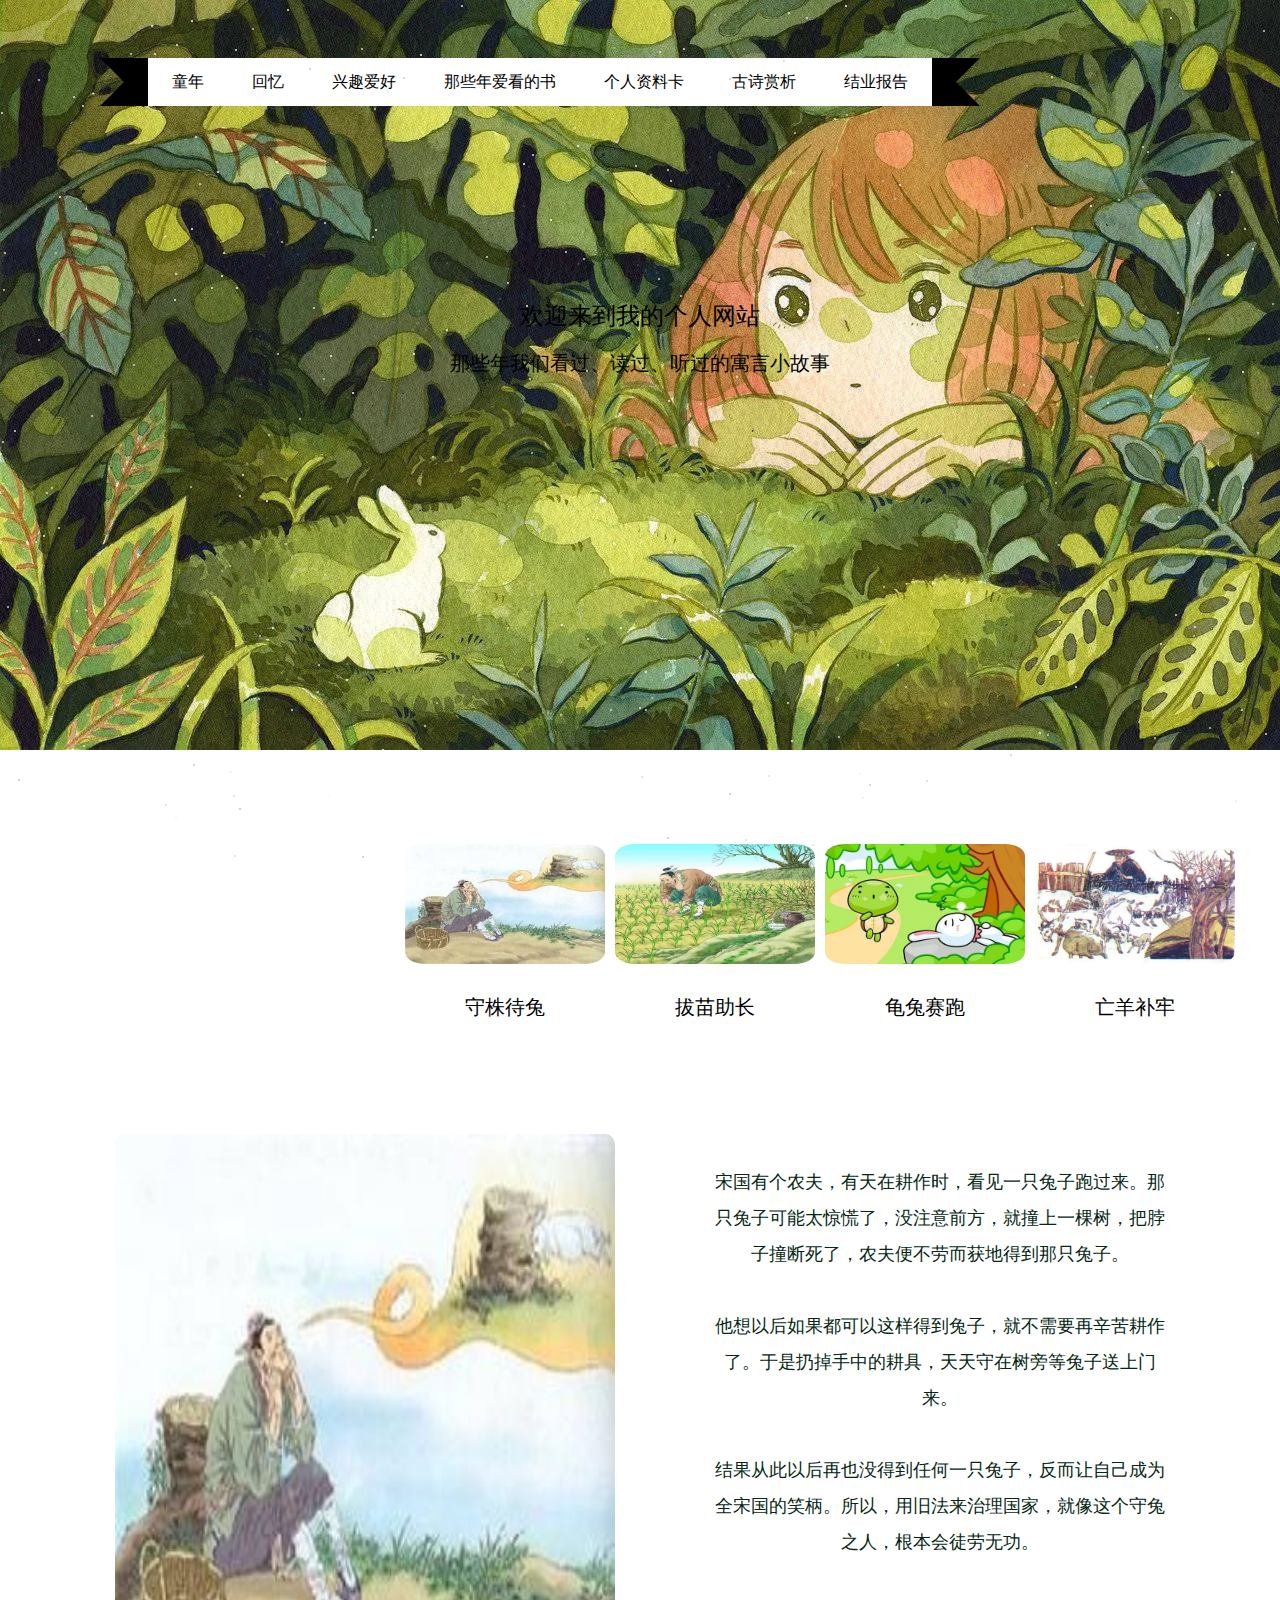
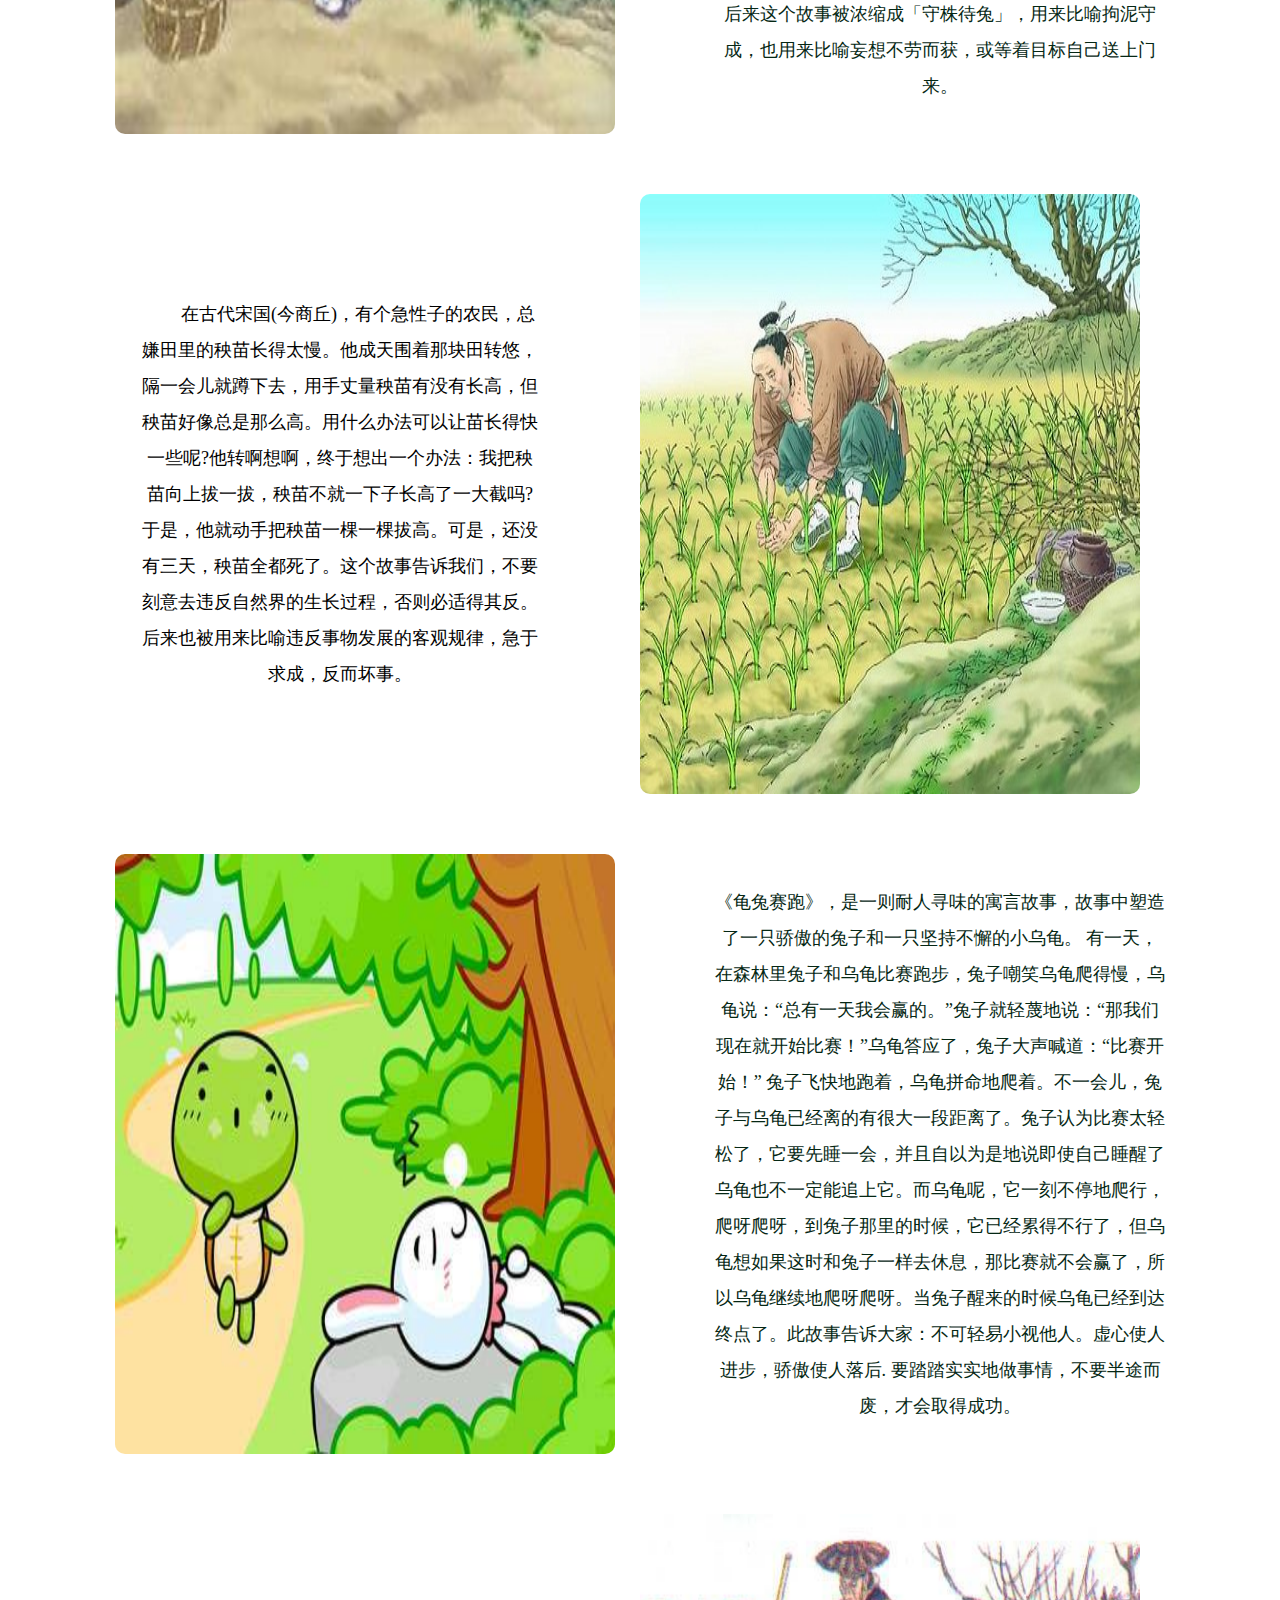
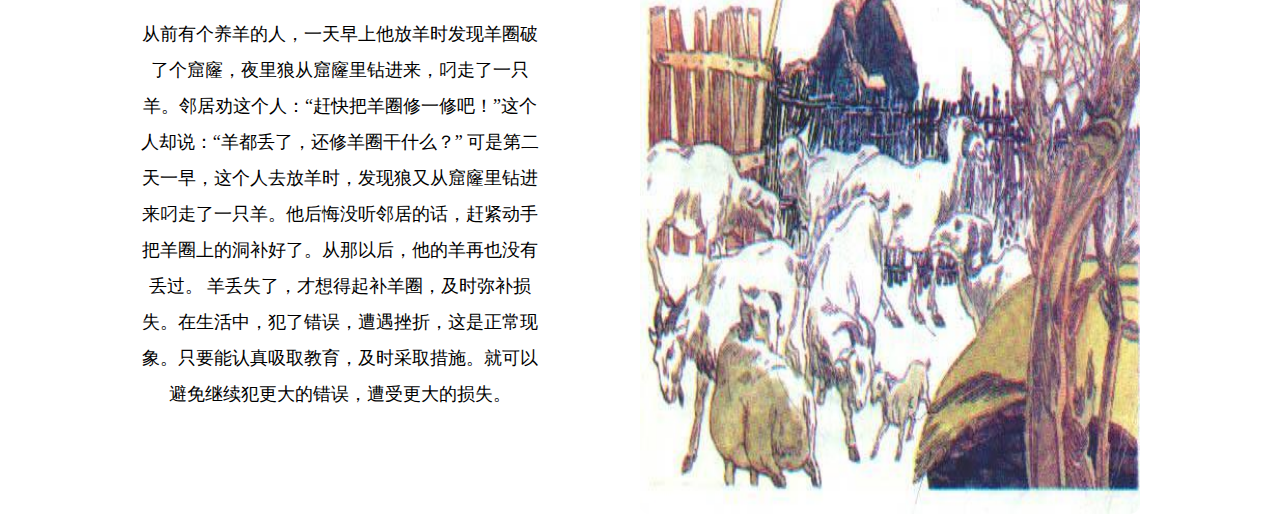
<file: index.html>
<!DOCTYPE html>
<head>
    <title>632007060517的个人网站</title>
    <link rel="stylesheet" href="css/index.css">
</head>
<body>
    <div class="home">
        <div class="content">
            <div class="stars"></div>
            <img class="bgc" src="img/tongnian.JPG" width="100%" alt="">
            <h3 class="title">欢迎来到我的个人网站</h3>
            <h3 class="titles">那些年我们看过、读过、听过的寓言小故事</h3>
            <img class="icon" src="img/down.png" alt="">
            <div class='ribbon'>
                <a href='./index.html'><span>童年</span></a>
                <a href='./about.html'><span>回忆</span></a>
                <a href='./hobbies.html'><span>兴趣爱好</span></a>
                <a href='./book1.html'><span>那些年爱看的书</span></a>
                <a href='./me.html'><span>个人资料卡</span></a>
                <a href='./yuanqu.html'><span>古诗赏析</span></a>
                <a href='./report.html'><span>结业报告</span></a>
            </div>

        </div>
        <div class="icons">
            <div class="icons_items">
                <img class="icons_items_imgs" src="img/10.jpg" alt="">
                <span>守株待兔</span>
            </div>
            <div class="icons_items">
                <img class="icons_items_imgs" src="img/11.jpg" alt="">
                <span>拔苗助长</span>
            </div>
            <div class="icons_items">
                <img class="icons_items_imgs" src="img/12.jpg" alt="">
                <span>龟兔赛跑</span>
            </div>
            <div class="icons_items">
                <img  class="icons_items_imgs" src="img/13.jpg" alt="">
                <span>亡羊补牢</span>
            </div>
        </div>
        <div class="introduce">
            <div class="introduce_item">
                <img class="introduce_item_img" src="img/10.jpg" alt="">
                <span class="introduce_item_title">
                    宋国有个农夫，有天在耕作时，看见一只兔子跑过来。那只兔子可能太惊慌了，没注意前方，就撞上一棵树，把脖子撞断死了，农夫便不劳而获地得到那只兔子。
                    <br><br>他想以后如果都可以这样得到兔子，就不需要再辛苦耕作了。于是扔掉手中的耕具，天天守在树旁等兔子送上门来。
                    <br><br>结果从此以后再也没得到任何一只兔子，反而让自己成为全宋国的笑柄。所以，用旧法来治理国家，就像这个守兔之人，根本会徒劳无功。
                    <br><br>后来这个故事被浓缩成「守株待兔」，用来比喻拘泥守成，也用来比喻妄想不劳而获，或等着目标自己送上门来。<br>
                </span>

            </div>
            <div class="introduce_item">

                <span class="introduce_item_titles"><p>
                    　　在古代宋国(今商丘)，有个急性子的农民，总嫌田里的秧苗长得太慢。他成天围着那块田转悠，隔一会儿就蹲下去，用手丈量秧苗有没有长高，但秧苗好像总是那么高。用什么办法可以让苗长得快一些呢?他转啊想啊，终于想出一个办法：我把秧苗向上拔一拔，秧苗不就一下子长高了一大截吗?于是，他就动手把秧苗一棵一棵拔高。可是，还没有三天，秧苗全都死了。这个故事告诉我们，不要刻意去违反自然界的生长过程，否则必适得其反。后来也被用来比喻违反事物发展的客观规律，急于求成，反而坏事。</p>
                </span>
                <img class="introduce_item_img" src="img/11.jpg" alt="">
            </div>
            <div class="introduce_item">
                <img class="introduce_item_img" src="img/12.jpg" alt="">
                <span class="introduce_item_title">
                    《龟兔赛跑》，是一则耐人寻味的寓言故事，故事中塑造了一只骄傲的兔子和一只坚持不懈的小乌龟。
                    有一天，在森林里兔子和乌龟比赛跑步，兔子嘲笑乌龟爬得慢，乌龟说：“总有一天我会赢的。”兔子就轻蔑地说：“那我们现在就开始比赛！”乌龟答应了，兔子大声喊道：“比赛开始！”
                    兔子飞快地跑着，乌龟拼命地爬着。不一会儿，兔子与乌龟已经离的有很大一段距离了。兔子认为比赛太轻松了，它要先睡一会，并且自以为是地说即使自己睡醒了乌龟也不一定能追上它。而乌龟呢，它一刻不停地爬行，爬呀爬呀，到兔子那里的时候，它已经累得不行了，但乌龟想如果这时和兔子一样去休息，那比赛就不会赢了，所以乌龟继续地爬呀爬呀。当兔子醒来的时候乌龟已经到达终点了。此故事告诉大家：不可轻易小视他人。虚心使人进步，骄傲使人落后. 要踏踏实实地做事情，不要半途而废，才会取得成功。
                    </span>
            </div>
            <div class="introduce_item">
                <span class="introduce_item_titles">从前有个养羊的人，一天早上他放羊时发现羊圈破了个窟窿，夜里狼从窟窿里钻进来，叼走了一只羊。邻居劝这个人：“赶快把羊圈修一修吧！”这个人却说：“羊都丢了，还修羊圈干什么？”
                    可是第二天一早，这个人去放羊时，发现狼又从窟窿里钻进来叼走了一只羊。他后悔没听邻居的话，赶紧动手把羊圈上的洞补好了。从那以后，他的羊再也没有丢过。
                    羊丢失了，才想得起补羊圈，及时弥补损失。在生活中，犯了错误，遭遇挫折，这是正常现象。只要能认真吸取教育，及时采取措施。就可以避免继续犯更大的错误，遭受更大的损失。                    
                </span>
                <img class="introduce_item_img" src="img/13.jpg" alt="">
            </div>
        </div>
    </div>

</body>
</html>
</file>
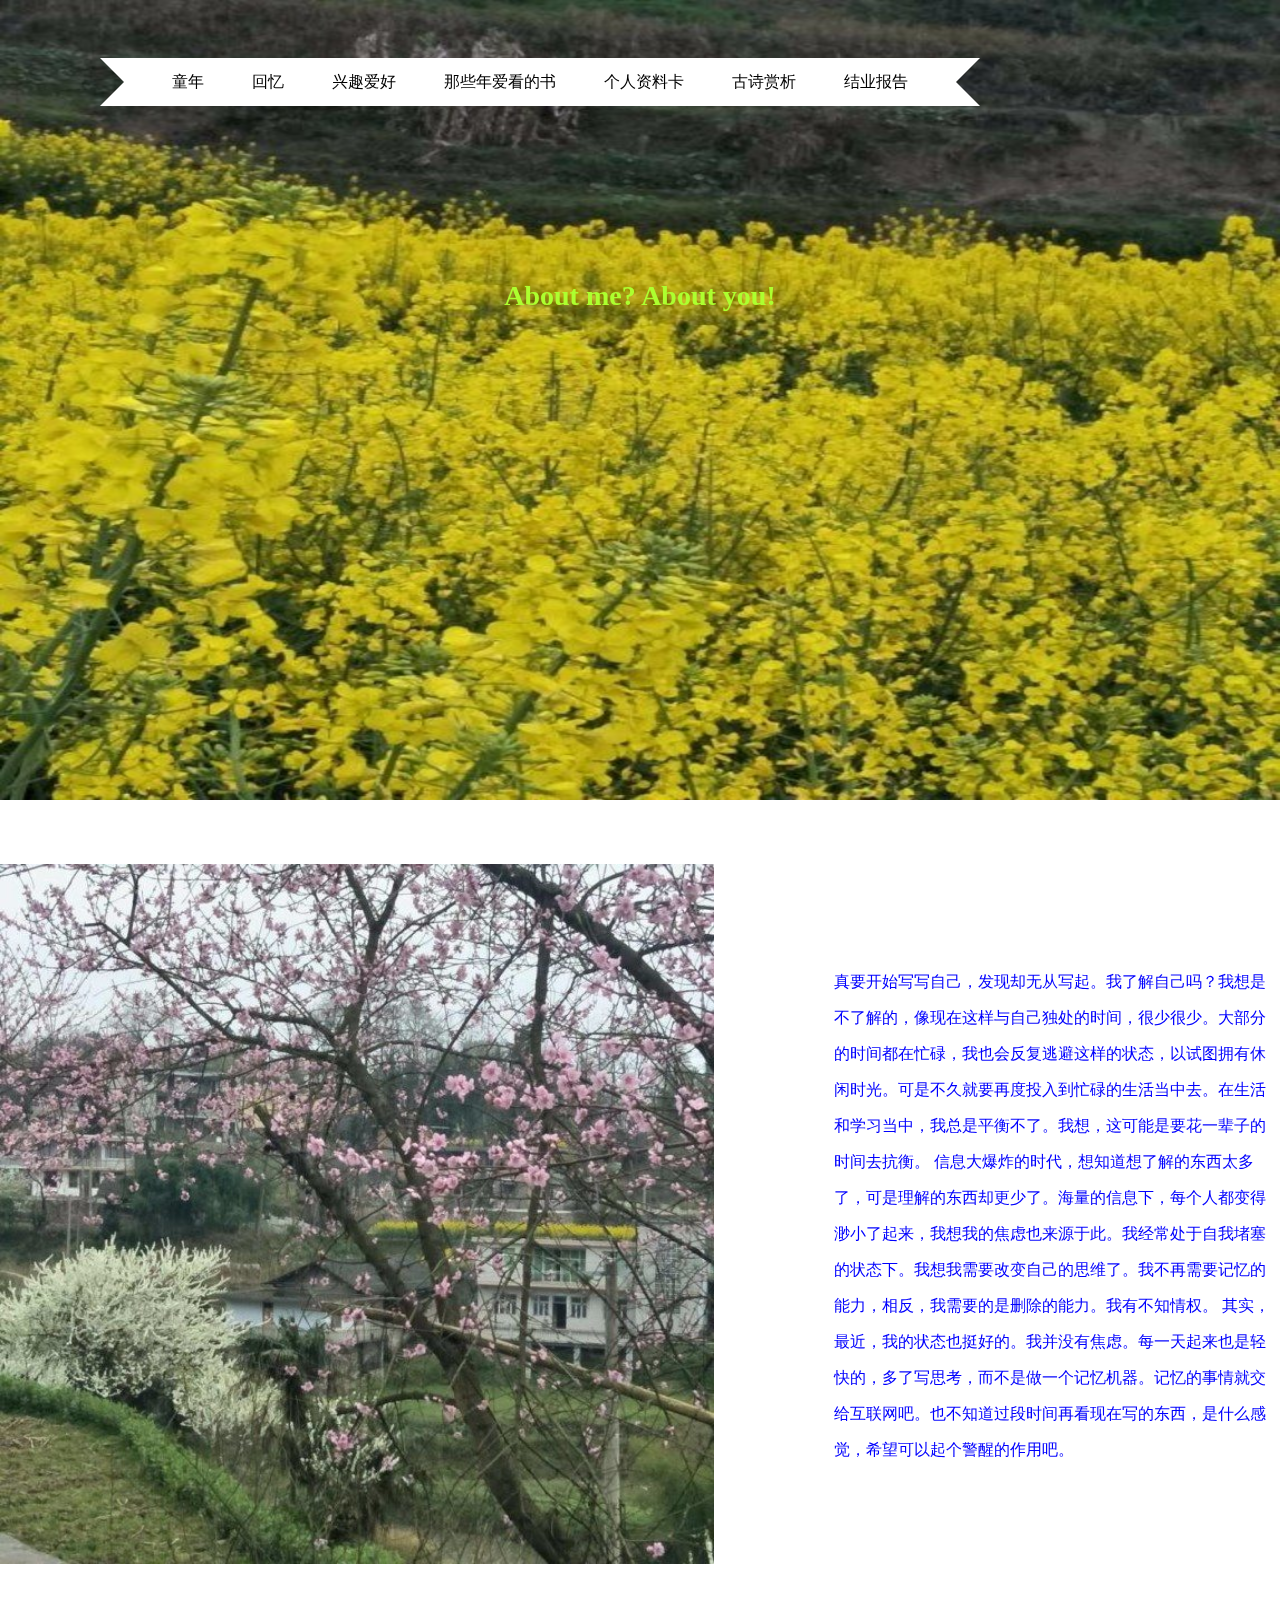
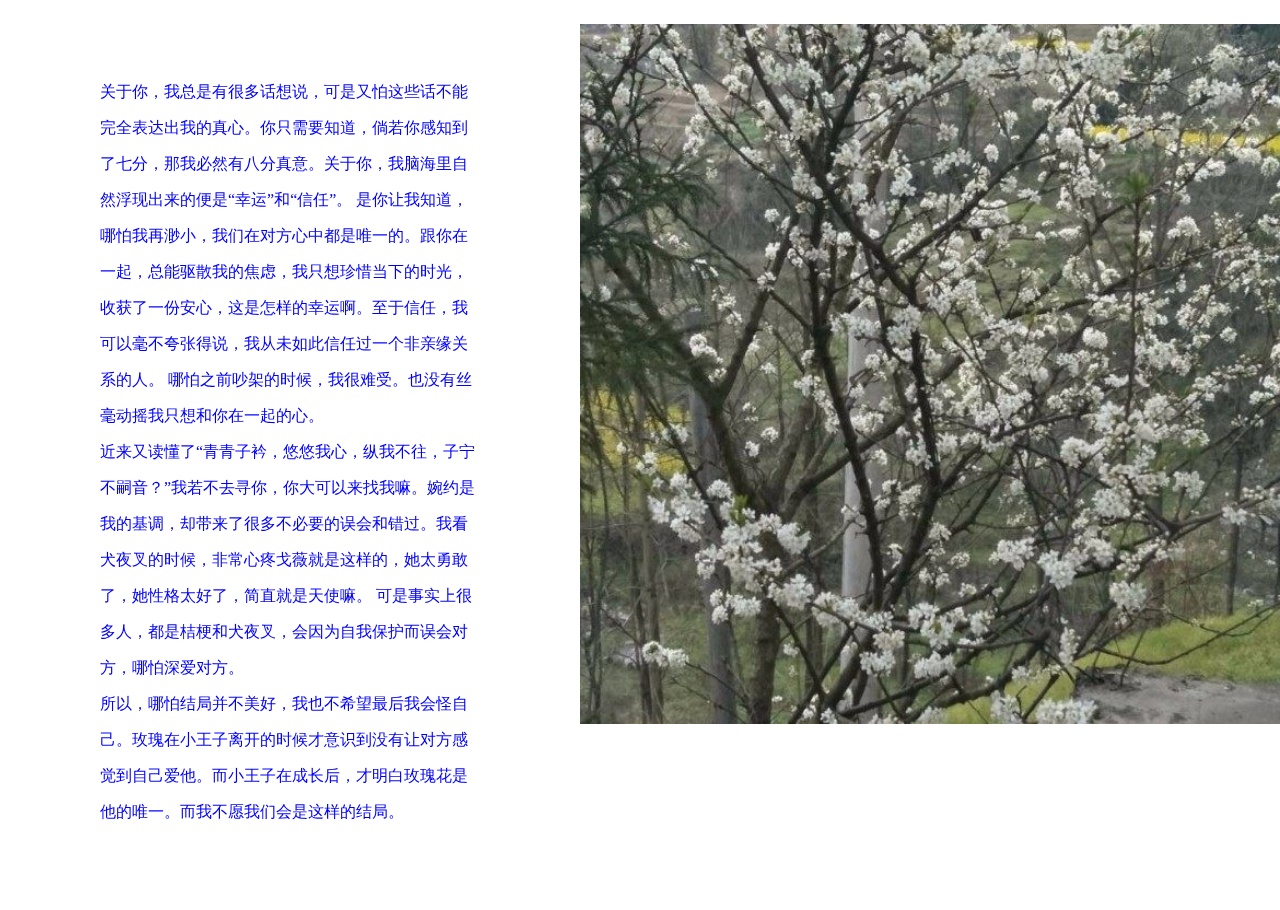
<file: about.html>
<!DOCTYPE html>
<head>
    <link rel="stylesheet" href="css/about.css">
</head>
<body>
    <div class="about">
        <div class="stars"></div>
        <h3 class="about_tit">About me? About you!</h3>
        <img class="about_bgc" src="img/7.JPG" alt="">
        <div class='ribbon'>
            <a href='./index.html'><span>童年</span></a>
            <a href='./about.html'><span>回忆</span></a>
            <a href='./hobbies.html'><span>兴趣爱好</span></a>
            <a href='./book1.html'><span>那些年爱看的书</span></a>
            <a href='./me.html'><span>个人资料卡</span></a>
            <a href='./yuanqu.html'><span>古诗赏析</span></a>
            <a href='./report.html'><span>结业报告</span></a>
        </div>
        <div class="me">
            <img class="me_img" src="./img/8.JPG" alt=""> 
            <span class="me_tit animate ">
                真要开始写写自己，发现却无从写起。我了解自己吗？我想是不了解的，像现在这样与自己独处的时间，很少很少。大部分的时间都在忙碌，我也会反复逃避这样的状态，以试图拥有休闲时光。可是不久就要再度投入到忙碌的生活当中去。在生活和学习当中，我总是平衡不了。我想，这可能是要花一辈子的时间去抗衡。
                信息大爆炸的时代，想知道想了解的东西太多了，可是理解的东西却更少了。海量的信息下，每个人都变得渺小了起来，我想我的焦虑也来源于此。我经常处于自我堵塞的状态下。我想我需要改变自己的思维了。我不再需要记忆的能力，相反，我需要的是删除的能力。我有不知情权。
                其实，最近，我的状态也挺好的。我并没有焦虑。每一天起来也是轻快的，多了写思考，而不是做一个记忆机器。记忆的事情就交给互联网吧。也不知道过段时间再看现在写的东西，是什么感觉，希望可以起个警醒的作用吧。
            </span>
        </div>
        <div class="videos">
            <span>
                关于你，我总是有很多话想说，可是又怕这些话不能完全表达出我的真心。你只需要知道，倘若你感知到了七分，那我必然有八分真意。关于你，我脑海里自然浮现出来的便是“幸运”和“信任”。
                是你让我知道，哪怕我再渺小，我们在对方心中都是唯一的。跟你在一起，总能驱散我的焦虑，我只想珍惜当下的时光，收获了一份安心，这是怎样的幸运啊。至于信任，我可以毫不夸张得说，我从未如此信任过一个非亲缘关系的人。
                哪怕之前吵架的时候，我很难受。也没有丝毫动摇我只想和你在一起的心。<br>
                近来又读懂了“青青子衿，悠悠我心，纵我不往，子宁不嗣音？”我若不去寻你，你大可以来找我嘛。婉约是我的基调，却带来了很多不必要的误会和错过。我看犬夜叉的时候，非常心疼戈薇就是这样的，她太勇敢了，她性格太好了，简直就是天使嘛。
                可是事实上很多人，都是桔梗和犬夜叉，会因为自我保护而误会对方，哪怕深爱对方。<br>
                所以，哪怕结局并不美好，我也不希望最后我会怪自己。玫瑰在小王子离开的时候才意识到没有让对方感觉到自己爱他。而小王子在成长后，才明白玫瑰花是他的唯一。而我不愿我们会是这样的结局。
            </span>
            <img class="me_img" src="img/9.JPG" alt="" width="100%" height="100%">
        </div>
    </div>
</body>
</file>
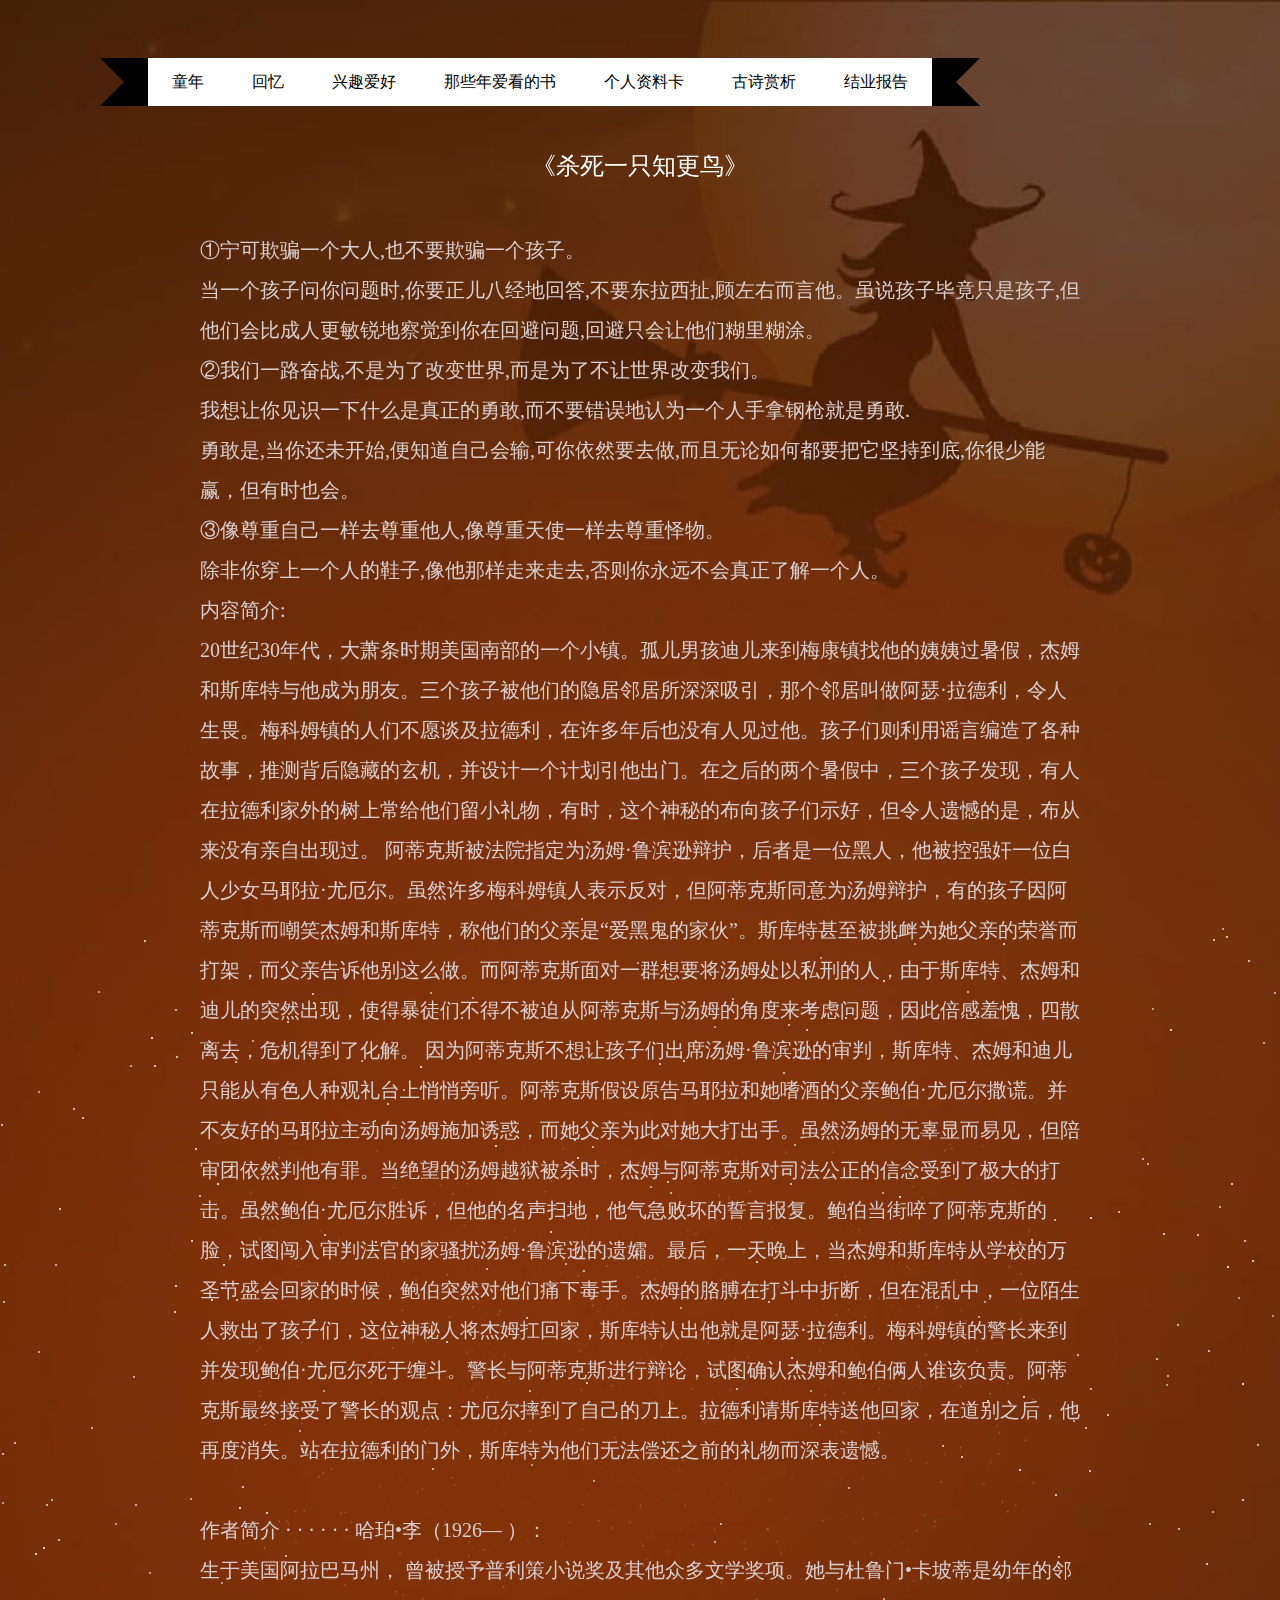
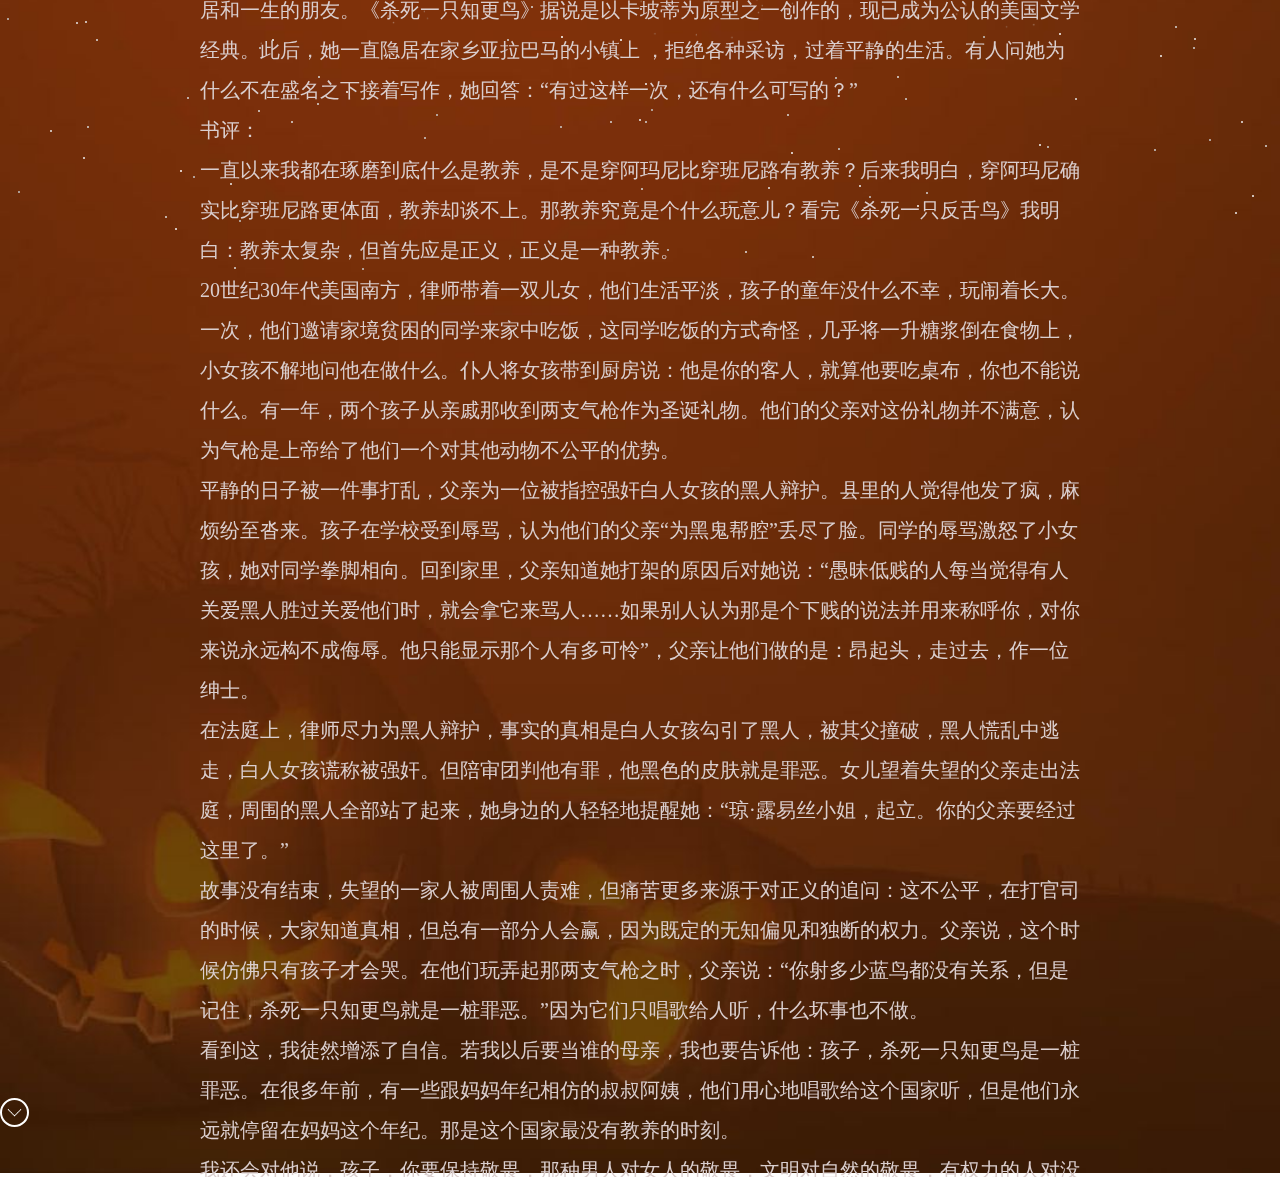
<file: book1.html>
<!DOCTYPE html>
<head>
    <title></title>
    <link rel="stylesheet" href="css/book.css">
</head>
<body>
    <div class="book1">
        <div class="content">
            <div class="stars"></div>
            <img class="icon" src="img/down.png" alt="">
            <div class='ribbon'>
                <a href='./index.html'><span>童年</span></a>
                <a href='./about.html'><span>回忆</span></a>
                <a href='./hobbies.html'><span>兴趣爱好</span></a>
                <a href='./book1.html'><span>那些年爱看的书</span></a>
                <a href='./me.html'><span>个人资料卡</span></a>
                <a href='./yuanqu.html'><span>古诗赏析</span></a>
                <a href='./report.html'><span>结业报告</span></a>
            </div>
            <img class="bgc" src="img/book_bgc.JPG" width="100%" alt="">
            <h3 class="title">《杀死一只知更鸟》</h3>
            <h3 class="titles">
                ①宁可欺骗一个大人,也不要欺骗一个孩子。<br>
                当一个孩子问你问题时,你要正儿八经地回答,不要东­拉西扯,顾左右而言他。虽说孩子毕竟只是孩子,但他们会比成人更敏锐地察觉到你在回避问题,回避只会让他们糊里糊涂。<br>
                ②我们一路奋战,不是为了改变世界,而­是为了不让世界改变我们。<br>
                我想让你见识一下什么是真正的勇敢,而不要错­误地认为一个人手拿钢枪就是勇敢.<br>勇敢是,当你还未开始,便知道自己会输,可你依然要去做,而­且无论如何都要把它坚持到底,你很少能赢，但有­时也会。<br>
                ③像尊重自己一样去尊重他人,像尊­重天使一样去尊重怿物。<br>
                除非你穿上一个人的鞋子,像他那样走来走去,否­则你永远不会真正了解一个人。<br>
                内容简介:<br>
                20世纪30年代，大萧条时期美国南部的一个小镇。孤儿男孩迪儿来到梅康镇找他的姨姨过暑假，杰姆和斯库特与他成为朋友。三个孩子被他们的隐居邻居所深深吸引，那个邻居叫做阿瑟·拉德利，令人生畏。梅科姆镇的人们不愿谈及拉德利，在许多年后也没有人见过他。孩子们则利用谣言编造了各种故事，推测背后隐藏的玄机，并设计一个计划引他出门。在之后的两个暑假中，三个孩子发现，有人在拉德利家外的树上常给他们留小礼物，有时，这个神秘的布向孩子们示好，但令人遗憾的是，布从来没有亲自出现过。
                阿蒂克斯被法院指定为汤姆·鲁滨逊辩护，后者是一位黑人，他被控强奸一位白人少女马耶拉·尤厄尔。虽然许多梅科姆镇人表示反对，但阿蒂克斯同意为汤姆辩护，有的孩子因阿蒂克斯而嘲笑杰姆和斯库特，称他们的父亲是“爱黑鬼的家伙”。斯库特甚至被挑衅为她父亲的荣誉而打架，而父亲告诉他别这么做。而阿蒂克斯面对一群想要将汤姆处以私刑的人，由于斯库特、杰姆和迪儿的突然出现，使得暴徒们不得不被迫从阿蒂克斯与汤姆的角度来考虑问题，因此倍感羞愧，四散离去，危机得到了化解。
                因为阿蒂克斯不想让孩子们出席汤姆·鲁滨逊的审判，斯库特、杰姆和迪儿只能从有色人种观礼台上悄悄旁听。阿蒂克斯假设原告马耶拉和她嗜酒的父亲鲍伯·尤厄尔撒谎。并不友好的马耶拉主动向汤姆施加诱惑，而她父亲为此对她大打出手。虽然汤姆的无辜显而易见，但陪审团依然判他有罪。当绝望的汤姆越狱被杀时，杰姆与阿蒂克斯对司法公正的信念受到了极大的打击。虽然鲍伯·尤厄尔胜诉，但他的名声扫地，他气急败坏的誓言报复。鲍伯当街啐了阿蒂克斯的脸，试图闯入审判法官的家骚扰汤姆·鲁滨逊的遗孀。最后，一天晚上，当杰姆和斯库特从学校的万圣节盛会回家的时候，鲍伯突然对他们痛下毒手。杰姆的胳膊在打斗中折断，但在混乱中，一位陌生人救出了孩子们，这位神秘人将杰姆扛回家，斯库特认出他就是阿瑟·拉德利。梅科姆镇的警长来到并发现鲍伯·尤厄尔死于缠斗。警长与阿蒂克斯进行辩论，试图确认杰姆和鲍伯俩人谁该负责。阿蒂克斯最终接受了警长的观点：尤厄尔摔到了自己的刀上。拉德利请斯库特送他回家，在道别之后，他再度消失。站在拉德利的门外，斯库特为他们无法偿还之前的礼物而深表遗憾。<br>
                <br>
                作者简介  · · · · · ·
                哈珀•李（1926— ）：<br>
                生于美国阿拉巴马州， 曾被授予普利策小说奖及其他众多文学奖项。她与杜鲁门•卡坡蒂是幼年的邻居和一生的朋友。《杀死一只知更鸟》据说是以卡坡蒂为原型之一创作的，现已成为公认的美国文学经典。此后，她一直隐居在家乡亚拉巴马的小镇上 ，拒绝各种采访，过着平静的生活。有人问她为什么不在盛名之下接着写作，她回答：“有过这样一次，还有什么可写的？”
                <br>
                书评：<br>
                一直以来我都在琢磨到底什么是教养，是不是穿阿玛尼比穿班尼路有教养？后来我明白，穿阿玛尼确实比穿班尼路更体面，教养却谈不上。那教养究竟是个什么玩意儿？看完《杀死一只反舌鸟》我明白：教养太复杂，但首先应是正义，正义是一种教养。
                <br>
                20世纪30年代美国南方，律师带着一双儿女，他们生活平淡，孩子的童年没什么不幸，玩闹着长大。一次，他们邀请家境贫困的同学来家中吃饭，这同学吃饭的方式奇怪，几乎将一升糖浆倒在食物上，小女孩不解地问他在做什么。仆人将女孩带到厨房说：他是你的客人，就算他要吃桌布，你也不能说什么。有一年，两个孩子从亲戚那收到两支气枪作为圣诞礼物。他们的父亲对这份礼物并不满意，认为气枪是上帝给了他们一个对其他动物不公平的优势。
                <br>
                平静的日子被一件事打乱，父亲为一位被指控强奸白人女孩的黑人辩护。县里的人觉得他发了疯，麻烦纷至沓来。孩子在学校受到辱骂，认为他们的父亲“为黑鬼帮腔”丢尽了脸。同学的辱骂激怒了小女孩，她对同学拳脚相向。回到家里，父亲知道她打架的原因后对她说：“愚昧低贱的人每当觉得有人关爱黑人胜过关爱他们时，就会拿它来骂人……如果别人认为那是个下贱的说法并用来称呼你，对你来说永远构不成侮辱。他只能显示那个人有多可怜”，父亲让他们做的是：昂起头，走过去，作一位绅士。
                <br>
                在法庭上，律师尽力为黑人辩护，事实的真相是白人女孩勾引了黑人，被其父撞破，黑人慌乱中逃走，白人女孩谎称被强奸。但陪审团判他有罪，他黑色的皮肤就是罪恶。女儿望着失望的父亲走出法庭，周围的黑人全部站了起来，她身边的人轻轻地提醒她：“琼·露易丝小姐，起立。你的父亲要经过这里了。”
                <br>
                故事没有结束，失望的一家人被周围人责难，但痛苦更多来源于对正义的追问：这不公平，在打官司的时候，大家知道真相，但总有一部分人会赢，因为既定的无知偏见和独断的权力。父亲说，这个时候仿佛只有孩子才会哭。在他们玩弄起那两支气枪之时，父亲说：“你射多少蓝鸟都没有关系，但是记住，杀死一只知更鸟就是一桩罪恶。”因为它们只唱歌给人听，什么坏事也不做。
                <br>
                看到这，我徒然增添了自信。若我以后要当谁的母亲，我也要告诉他：孩子，杀死一只知更鸟是一桩罪恶。在很多年前，有一些跟妈妈年纪相仿的叔叔阿姨，他们用心地唱歌给这个国家听，但是他们永远就停留在妈妈这个年纪。那是这个国家最没有教养的时刻。
                <br>
                我还会对他说，孩子，你要保持敬畏，那种男人对女人的敬畏，文明对自然的敬畏，有权力的人对没有权力的人的敬畏。你不要以为手中拿着枪就是勇敢，真正的勇敢是你知道什么是正义，并坚持不做不义的事。走过去，作绅士。
            </h3>
    
    </div>

</body>

</html>
</file>
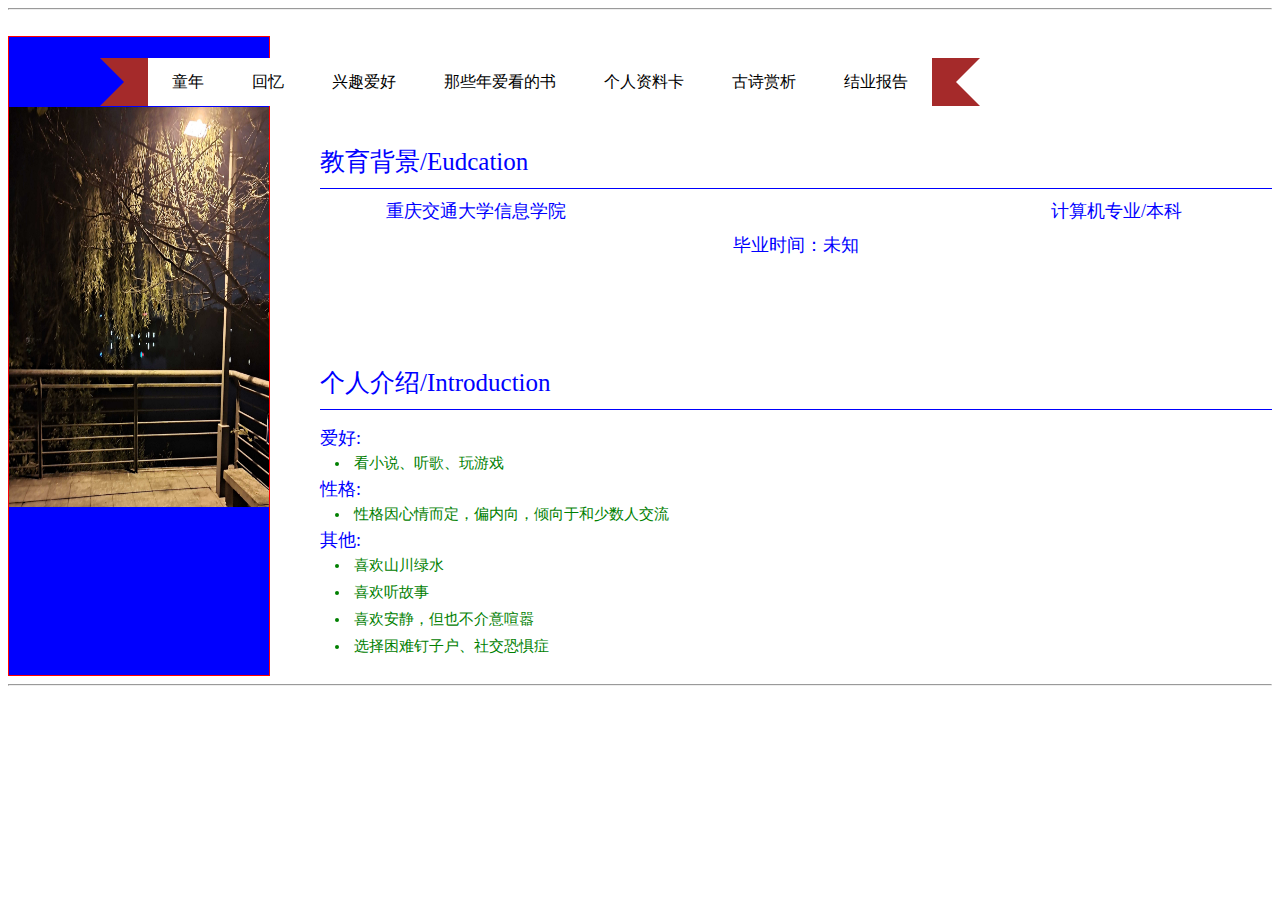
<file: me.html>
<!DOCTYPE html PUBLIC "-//W3C//DTD XHTML 1.0 Transitional//EN" "http://www.w3.org/TR/xhtml1/DTD/xhtml1-transitional.dtd">
<html xmlns="http://www.w3.org/1999/xhtml">
<head>
<meta http-equiv="Content-Type" content="text/html; charset=utf-8" />
<link rel="stylesheet" href="css/me.css">
<title>个人介绍</title>
</head>
	
<body>
  <img class="icon" src="img/down.png" alt="">
    <div class='ribbon'>
        <a href='./index.html'><span>童年</span></a>
        <a href='./about.html'><span>回忆</span></a>
        <a href='./hobbies.html'><span>兴趣爱好</span></a>
        <a href='./book1.html'><span>那些年爱看的书</span></a>
        <a href='./me.html'><span>个人资料卡</span></a>
        <a href='./yuanqu.html'><span>古诗赏析</span></a>
        <a href='./report.html'><span>结业报告</span></a>
    </div><hr><br>
    <div class="jianli">
        <div class="left">
            <div class="head"></div>
            <div class="container">
              <image class="ima" src="img/14.jpg">
              <span>XXX</span> 
              </image>
            </div>
            <div class="bottom"></div>
        </div>
        <div class="right">
            <div class="first">
                <span></span>
                <span>教育背景/Eudcation</span>
            </div>
            <div class="second">
              <div class="edu">
              <span>重庆交通大学信息学院</span>
              <span>计算机专业/本科</span>
              </div>
              <span>毕业时间：未知</span>
          </div>
          <div class="first">
            <span></span>
            <span>个人介绍/Introduction</span>
          </div>
            <ul class="third">
              <li class="title">爱好:</li>
              <li class="other">看小说、听歌、玩游戏</li>
              <li class="title">性格:</li>
              <li class="other">性格因心情而定，偏内向，倾向于和少数人交流</li>
              <li class="title">其他:</li>
              <li class="other">喜欢山川绿水</li>
              <li class="other">喜欢听故事</li>
              <li class="other">喜欢安静，但也不介意喧嚣</li>
              <li class="other">选择困难钉子户、社交恐惧症</li>
            </ul>
            <div class="four">
            </div>
            </div>
           
        </div>
    </div>
</body>
</html>
<hr />
</file>
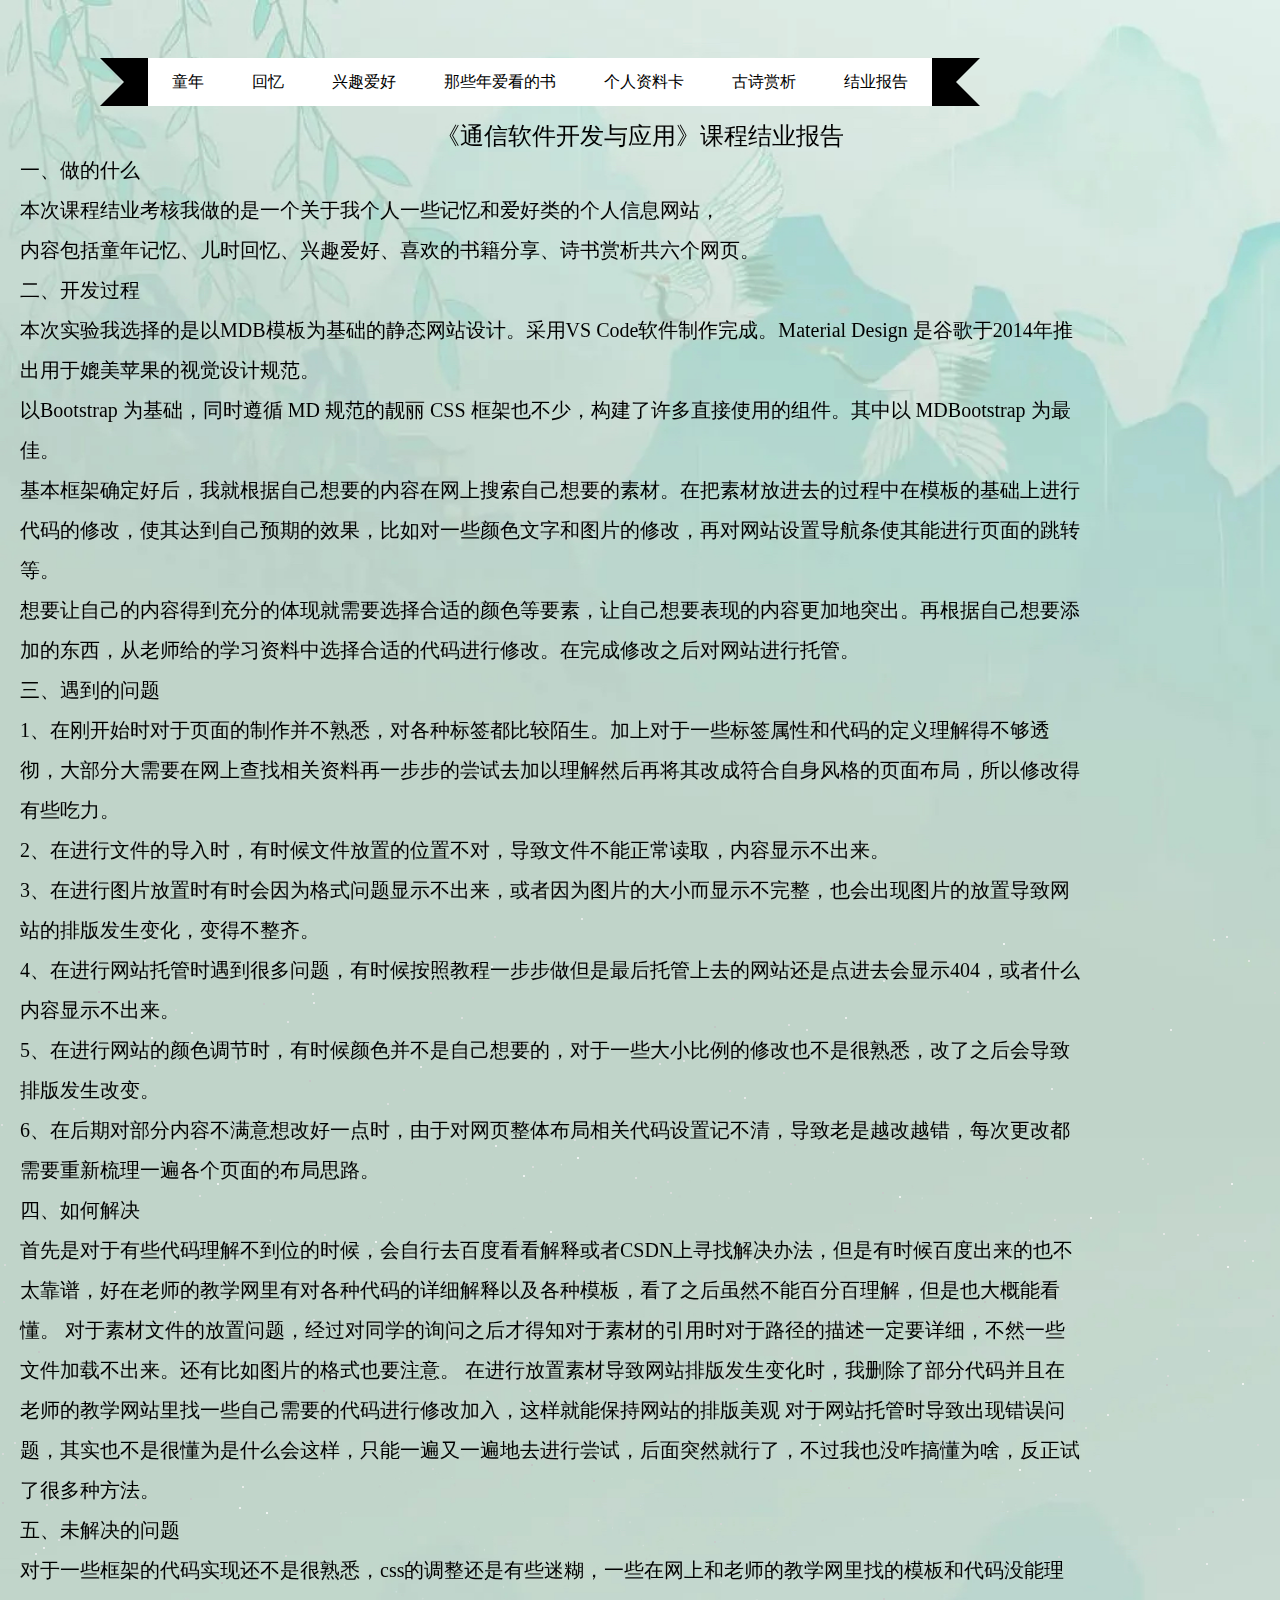
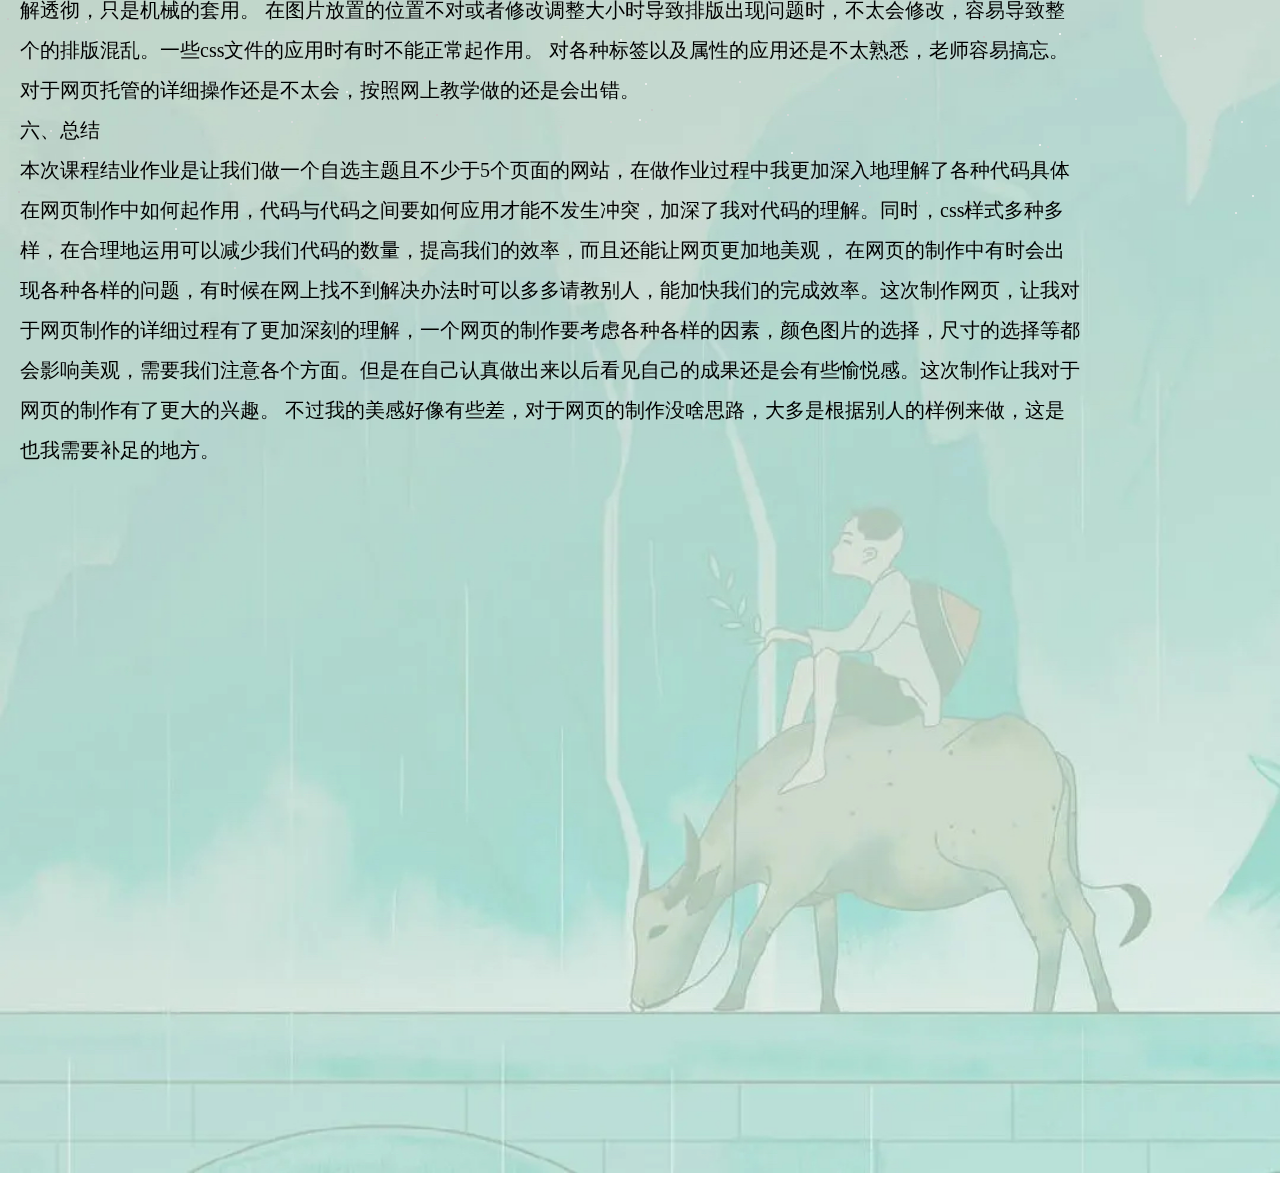
<file: report.html>
<!DOCTYPE html>
<head>
    <title>《通信软件开发与应用》课程结业报告</title>
    <link rel="stylesheet" href="css/yuanqu.css">
</head>
<body>
    
    <div class="port">
        <div class="content">
            <div class="stars"></div>
            <img class="bgc" src="img/yunqu.JPG" width="100%" alt="" >
            <img class="icon" src="img/down.png" alt="">
    <div class='ribbon'>
        <a href='./index.html'><span>童年</span></a>
        <a href='./about.html'><span>回忆</span></a>
        <a href='./hobbies.html'><span>兴趣爱好</span></a>
        <a href='./book1.html'><span>那些年爱看的书</span></a>
        <a href='./me.html'><span>个人资料卡</span></a>
        <a href='./yuanqu.html'><span>古诗赏析</span></a>
        <a href='./report.html'><span>结业报告</span></a>
    </div>
            <h3 class="title">《通信软件开发与应用》课程结业报告</h3>
            <h3 class="titles">
                一、做的什么<br>
                本次课程结业考核我做的是一个关于我个人一些记忆和爱好类的个人信息网站，<br>
                内容包括童年记忆、儿时回忆、兴趣爱好、喜欢的书籍分享、诗书赏析共六个网页。<br>
                二、开发过程<br>
                本次实验我选择的是以MDB模板为基础的静态网站设计。采用VS Code软件制作完成。Material Design 是谷歌于2014年推出用于媲美苹果的视觉设计规范。<br>
                以Bootstrap 为基础，同时遵循 MD 规范的靓丽 CSS 框架也不少，构建了许多直接使用的组件。其中以 MDBootstrap 为最佳。<br>
                基本框架确定好后，我就根据自己想要的内容在网上搜索自己想要的素材。在把素材放进去的过程中在模板的基础上进行代码的修改，使其达到自己预期的效果，比如对一些颜色文字和图片的修改，再对网站设置导航条使其能进行页面的跳转等。<br>
                想要让自己的内容得到充分的体现就需要选择合适的颜色等要素，让自己想要表现的内容更加地突出。再根据自己想要添加的东西，从老师给的学习资料中选择合适的代码进行修改。在完成修改之后对网站进行托管。<br>
                三、遇到的问题<br>
                1、在刚开始时对于页面的制作并不熟悉，对各种标签都比较陌生。加上对于一些标签属性和代码的定义理解得不够透彻，大部分大需要在网上查找相关资料再一步步的尝试去加以理解然后再将其改成符合自身风格的页面布局，所以修改得有些吃力。<br>
                2、在进行文件的导入时，有时候文件放置的位置不对，导致文件不能正常读取，内容显示不出来。<br>
                3、在进行图片放置时有时会因为格式问题显示不出来，或者因为图片的大小而显示不完整，也会出现图片的放置导致网站的排版发生变化，变得不整齐。<br>
                4、在进行网站托管时遇到很多问题，有时候按照教程一步步做但是最后托管上去的网站还是点进去会显示404，或者什么内容显示不出来。<br>
                5、在进行网站的颜色调节时，有时候颜色并不是自己想要的，对于一些大小比例的修改也不是很熟悉，改了之后会导致排版发生改变。<br>
                6、在后期对部分内容不满意想改好一点时，由于对网页整体布局相关代码设置记不清，导致老是越改越错，每次更改都需要重新梳理一遍各个页面的布局思路。<br>
                四、如何解决<br>
                首先是对于有些代码理解不到位的时候，会自行去百度看看解释或者CSDN上寻找解决办法，但是有时候百度出来的也不太靠谱，好在老师的教学网里有对各种代码的详细解释以及各种模板，看了之后虽然不能百分百理解，但是也大概能看懂。
                对于素材文件的放置问题，经过对同学的询问之后才得知对于素材的引用时对于路径的描述一定要详细，不然一些文件加载不出来。还有比如图片的格式也要注意。
                在进行放置素材导致网站排版发生变化时，我删除了部分代码并且在老师的教学网站里找一些自己需要的代码进行修改加入，这样就能保持网站的排版美观
                对于网站托管时导致出现错误问题，其实也不是很懂为是什么会这样，只能一遍又一遍地去进行尝试，后面突然就行了，不过我也没咋搞懂为啥，反正试了很多种方法。<br>
                五、未解决的问题<br>
                对于一些框架的代码实现还不是很熟悉，css的调整还是有些迷糊，一些在网上和老师的教学网里找的模板和代码没能理解透彻，只是机械的套用。
                在图片放置的位置不对或者修改调整大小时导致排版出现问题时，不太会修改，容易导致整个的排版混乱。一些css文件的应用时有时不能正常起作用。
                对各种标签以及属性的应用还是不太熟悉，老师容易搞忘。对于网页托管的详细操作还是不太会，按照网上教学做的还是会出错。<br>
                六、总结<br>
                本次课程结业作业是让我们做一个自选主题且不少于5个页面的网站，在做作业过程中我更加深入地理解了各种代码具体在网页制作中如何起作用，代码与代码之间要如何应用才能不发生冲突，加深了我对代码的理解。同时，css样式多种多样，在合理地运用可以减少我们代码的数量，提高我们的效率，而且还能让网页更加地美观，
                在网页的制作中有时会出现各种各样的问题，有时候在网上找不到解决办法时可以多多请教别人，能加快我们的完成效率。这次制作网页，让我对于网页制作的详细过程有了更加深刻的理解，一个网页的制作要考虑各种各样的因素，颜色图片的选择，尺寸的选择等都会影响美观，需要我们注意各个方面。但是在自己认真做出来以后看见自己的成果还是会有些愉悦感。这次制作让我对于网页的制作有了更大的兴趣。
                不过我的美感好像有些差，对于网页的制作没啥思路，大多是根据别人的样例来做，这是也我需要补足的地方。<br>
            </h3>
    </div>

</body>

</html>
</file>
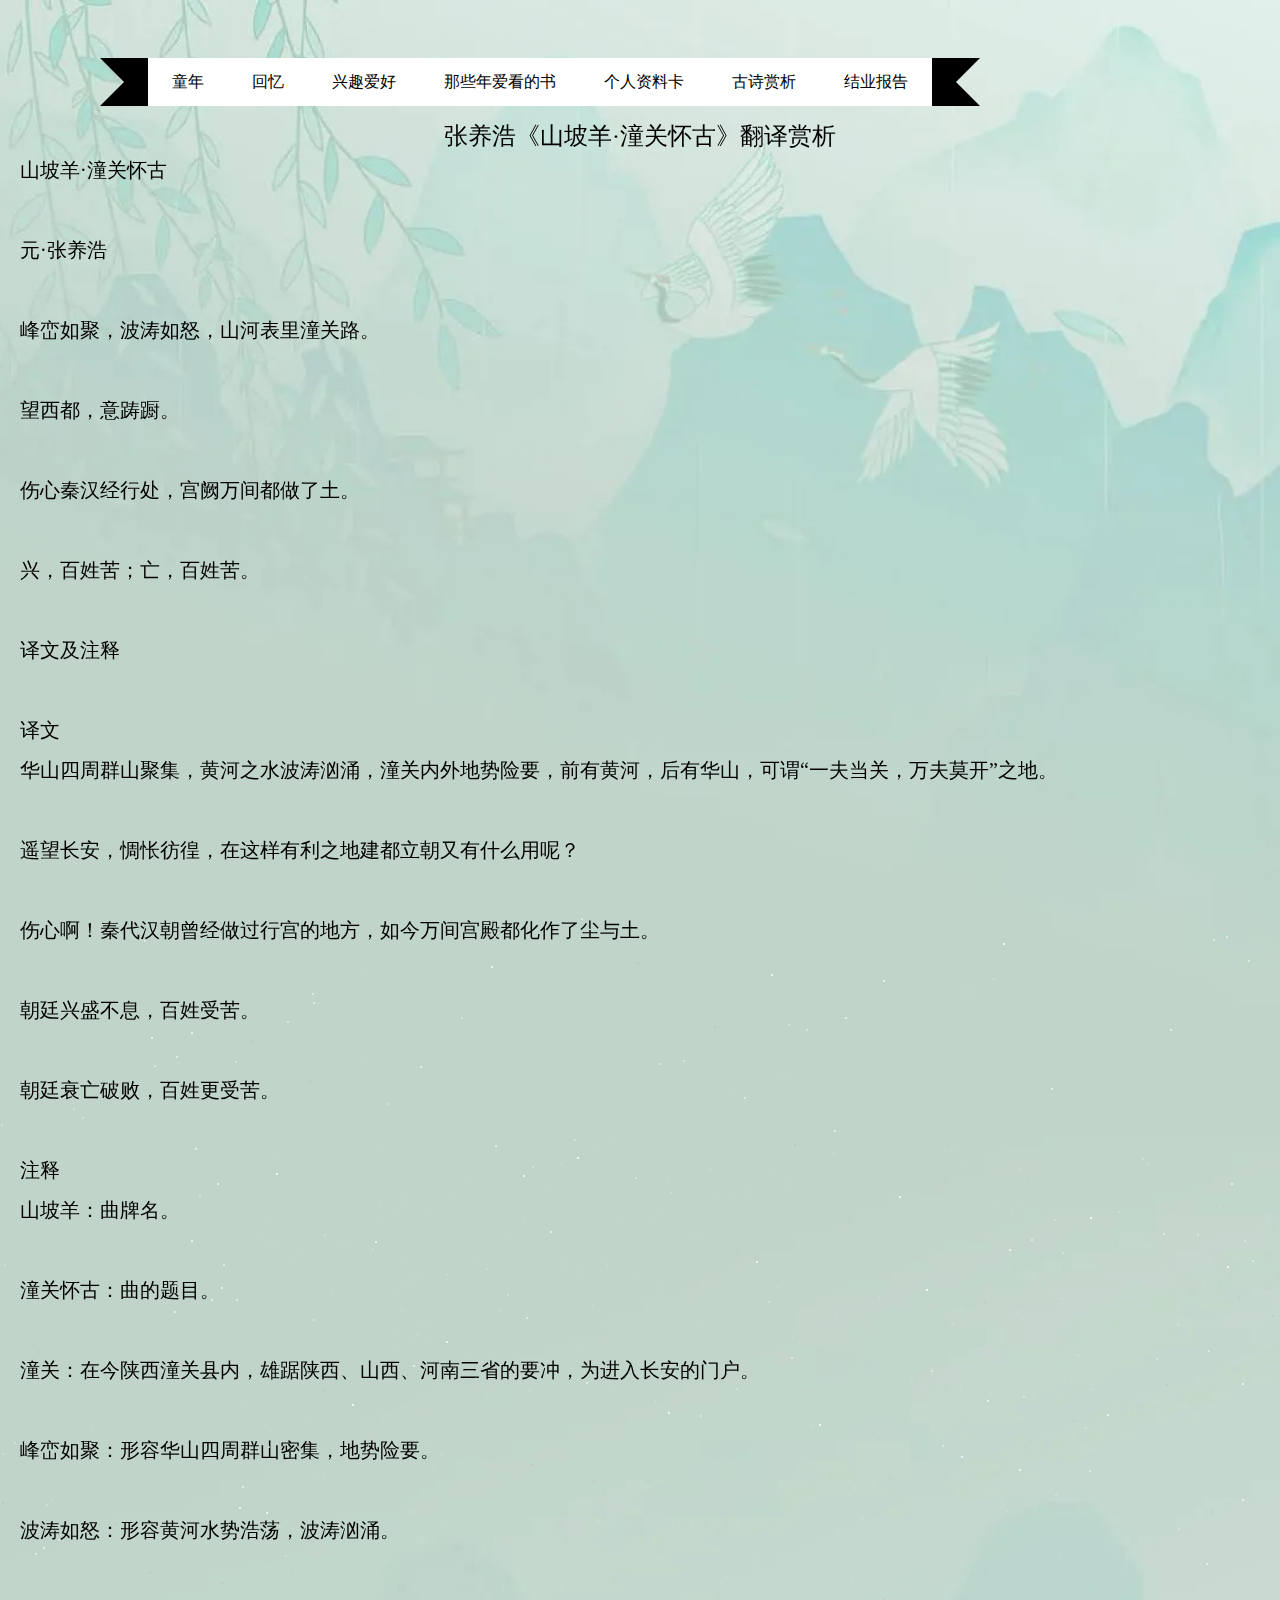
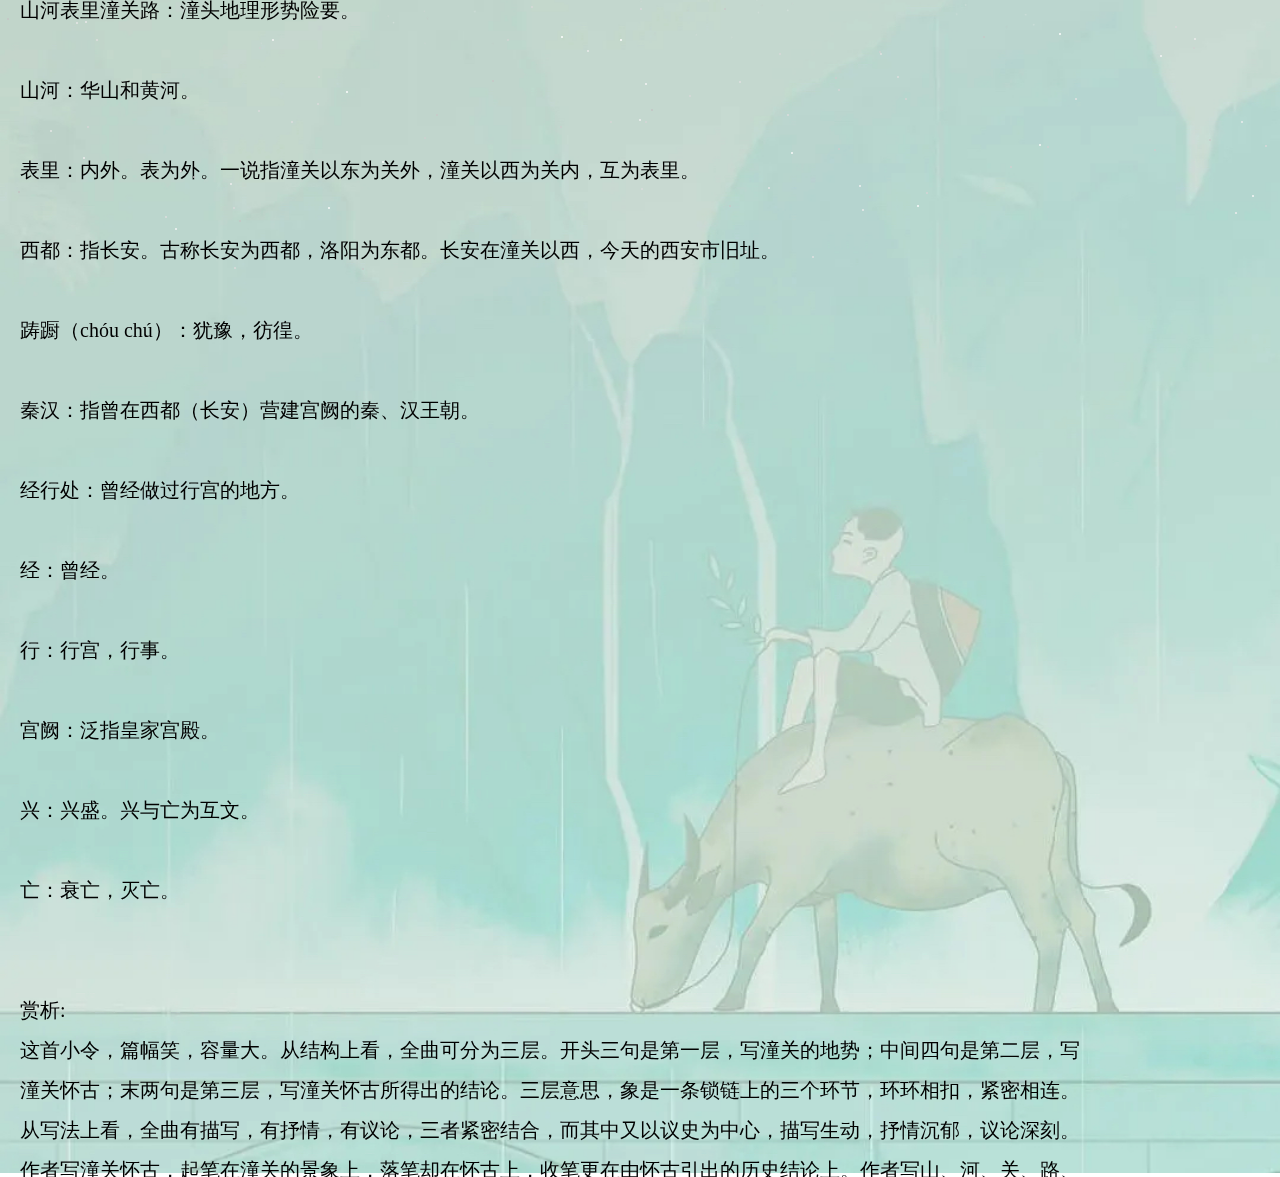
<file: yuanqu.html>
<!DOCTYPE html>
<head>
    <title></title>
    <link rel="stylesheet" href="css/yuanqu.css">
</head>
<body>
    
    <div class="home">
        <div class="content">
            <div class="stars"></div>
            <img class="bgc" src="img/yunqu.JPG" width="100%" alt="" >
            <img class="icon" src="img/down.png" alt="">
    <div class='ribbon'>
        <a href='./index.html'><span>童年</span></a>
        <a href='./about.html'><span>回忆</span></a>
        <a href='./hobbies.html'><span>兴趣爱好</span></a>
        <a href='./book1.html'><span>那些年爱看的书</span></a>
        <a href='./me.html'><span>个人资料卡</span></a>
        <a href='./yuanqu.html'><span>古诗赏析</span></a>
        <a href='./report.html'><span>结业报告</span></a>
    </div>
            <h3 class="title">张养浩《山坡羊·潼关怀古》翻译赏析</h3>
            <h3 class="titles">
                山坡羊·潼关怀古<br><br>

                元·张养浩<br><br>
            
                峰峦如聚，波涛如怒，山河表里潼关路。<br><br>
            
                望西都，意踌蹰。<br><br>
            
                伤心秦汉经行处，宫阙万间都做了土。<br><br>
            
                兴，百姓苦；亡，百姓苦。<br><br>


                译文及注释<br><br>

                译文<br>
                华山四周群山聚集，黄河之水波涛汹涌，潼关内外地势险要，前有黄河，后有华山，可谓“一夫当关，万夫莫开”之地。<br><br>

                遥望长安，惆怅彷徨，在这样有利之地建都立朝又有什么用呢？<br><br>
            
                伤心啊！秦代汉朝曾经做过行宫的地方，如今万间宫殿都化作了尘与土。<br><br>
            
                朝廷兴盛不息，百姓受苦。<br><br>
            
                朝廷衰亡破败，百姓更受苦。<br><br>

                注释<br>
                山坡羊：曲牌名。<br><br>

                潼关怀古：曲的题目。<br><br>

                潼关：在今陕西潼关县内，雄踞陕西、山西、河南三省的要冲，为进入长安的门户。<br><br>

                峰峦如聚：形容华山四周群山密集，地势险要。<br><br>

                波涛如怒：形容黄河水势浩荡，波涛汹涌。<br><br>

                山河表里潼关路：潼头地理形势险要。<br><br>

                山河：华山和黄河。<br><br>

                表里：内外。表为外。一说指潼关以东为关外，潼关以西为关内，互为表里。<br><br>

                西都：指长安。古称长安为西都，洛阳为东都。长安在潼关以西，今天的西安市旧址。<br><br>

                踌蹰（chóu chú）：犹豫，彷徨。<br><br>

                秦汉：指曾在西都（长安）营建宫阙的秦、汉王朝。<br><br>

                经行处：曾经做过行宫的地方。<br><br>

                经：曾经。<br><br>

                行：行宫，行事。<br><br>

                宫阙：泛指皇家宫殿。<br><br>

                兴：兴盛。兴与亡为互文。<br><br>

                亡：衰亡，灭亡。<br><br><br>

                赏析:<br>
                这首小令，篇幅笑，容量大。从结构上看，全曲可分为三层。开头三句是第一层，写潼关的地势；中间四句是第二层，写潼关怀古；末两句是第三层，写潼关怀古所得出的结论。三层意思，象是一条锁链上的三个环节，环环相扣，紧密相连。从写法上看，全曲有描写，有抒情，有议论，三者紧密结合，而其中又以议史为中心，描写生动，抒情沉郁，议论深刻。作者写潼关怀古，起笔在潼关的景象上，落笔却在怀古上，收笔更在由怀古引出的历史结论上。作者写山、河、关、路、西都、秦宫汉阙，最后才点出“兴，百姓苦；亡，百姓苦”这个主题。这是一种层层深入、篇末点题的描写方法。这种描写方法的好处在于：它的主题不是外加的，架空的，而是从写景抒情中自然得出的，是真实可信的，前面的描写为后面的主题提供了坚实的基础，主题则是从前面的描写中得出的必然结论。<br><br>
                总之，全曲以“峰峦如聚，波涛如怒”的诗句开头，感情有如千尺瀑布，飞流而下，汇成一股洪流。顺着这股感情的洪流，作者一笔掀起一个浪头，一浪紧接一浪，一浪高过一浪，直至最后以饱含激情的警句结束。感情的大波虽然过去了，但其余波仍然在人们的心海中久久不能平息。全去自始至终，感情深沉、强烈，捧而读之，令人声泪俱下，感慨无限！
            </h3>
    
            </h3>

    
    </div>

</body>

</html>
</file>
<file: css/index.css>
* {
    margin: 0;
    padding: 0
}

.home {
    height: 100%;
    overflow: hidden;
}

.content {
    perspective: 340px;
    width: 100%;
    position: relative;
}

h1 {
    color: white;
    text-align: center;
}

span {
    display: block;
    text-align: center;
}

.stars {
    position: absolute;
    top: 50%;
    left: 50%;
    width: 2px;
    height: 2px;
    z-index: 999;
    border-radius: 50%;
    box-shadow: -447px 387px #c4c4c4, -401px 118px #fafafa, -109px 217px #d9d9d9, -680px -436px #e3e3e3, 514px 360px #cccccc, -708px 298px #e8e8e8, -696px -270px #ededed, 116px -128px #f7f7f7, 179px 35px white, -404px -90px whitesmoke, -331px -309px #c4c4c4, -363px -24px #d1d1d1, 277px 416px #fafafa, -145px -244px whitesmoke, 123px 62px #d4d4d4, -407px 418px #d9d9d9, 535px 237px #d9d9d9, -466px -78px #f7f7f7, 257px 287px #dedede, 327px -398px #e0e0e0, -602px -38px #c2c2c2, 128px 398px #e6e6e6, 274px -446px #d1d1d1, -602px -298px #c7c7c7, 526px -5px #c4c4c4, -90px -158px #fcfcfc, 5px 294px whitesmoke, -633px 229px #c4c4c4, -475px 427px #dedede, 586px -453px #f2f2f2, 180px -432px #c7c7c7, -637px -88px #cfcfcf, -453px 308px #d6d6d6, -111px 1px #d9d9d9, 573px -450px #ededed, 198px 300px #d6d6d6, -355px 166px #dedede, -715px 13px #e3e3e3, 262px -104px #d1d1d1, 147px 325px #dbdbdb, 1px 399px #dbdbdb, 286px -100px white, 43px -329px #e8e8e8, 617px 55px #d9d9d9, -168px -392px #cccccc, 84px 219px #c9c9c9, 507px -226px #d9d9d9, -327px -70px #e6e6e6, 386px -212px #c4c4c4, -717px 4px #cfcfcf, 502px -231px #e3e3e3, 302px 56px #ededed, 649px 341px #c7c7c7, 569px 350px #c9c9c9, 516px -31px #e6e6e6, 689px 447px #c2c2c2, 591px -206px #fafafa, 422px -137px #e6e6e6, -510px -324px #cccccc, -649px 287px #c2c2c2, -194px -48px #f7f7f7, -279px -329px #d1d1d1, -406px 478px #dbdbdb, -735px -87px #c9c9c9, 30px -197px #dedede, -564px 233px #e6e6e6, -486px -324px #ededed, -54px -7px #ededed, -441px -194px #e3e3e3, -133px -95px #e0e0e0, -722px -73px #d6d6d6, 595px 423px #ededed, 568px -39px #ededed, 370px 377px #d1d1d1, -419px -102px #fcfcfc, -450px 109px #c4c4c4, -57px -119px #d1d1d1, -582px 150px #e6e6e6, 206px -263px #cfcfcf, 582px -461px #c9c9c9, -268px -141px #d9d9d9, -148px 291px #c7c7c7, 254px -179px #c9c9c9, 725px 424px #f0f0f0, 391px -150px #ebebeb, 89px -299px #d4d4d4, 170px 1px #c9c9c9, 243px 209px #c7c7c7, 27px 460px #c9c9c9, -465px -380px #d4d4d4, 530px -360px whitesmoke, -626px 53px #e0e0e0, 706px 218px #d9d9d9, 40px -82px #cccccc, -5px -212px #e6e6e6, -742px 33px #ebebeb, -714px 478px #e0e0e0, -585px -125px #cccccc, -216px 348px #cfcfcf, 601px 332px #ededed, 344px -88px #c4c4c4, 659px -22px #d1d1d1, -411px 188px #d6d6d6, -423px -206px #fcfcfc, -359px -136px #cfcfcf, 612px 406px whitesmoke, 725px 96px whitesmoke, 363px -446px white, -204px 325px #c9c9c9, 740px 176px #fafafa, -489px -352px white, -638px 64px #dbdbdb, 537px -65px #dbdbdb, 151px -32px #ebebeb, 681px 212px #fcfcfc, 604px -149px #e6e6e6, -542px -398px #c4c4c4, -707px 66px whitesmoke, -381px 258px #cfcfcf, -30px 332px #d6d6d6, 512px -381px #c9c9c9, 195px 288px #cccccc, -278px 479px #c7c7c7, 27px -208px #d6d6d6, -288px 15px white, -680px 248px #dedede, 433px 31px #c9c9c9, 150px -206px #d4d4d4, -79px 247px white, -594px 115px #e0e0e0, 99px 292px #e0e0e0, 673px -269px #dedede, -257px -64px #d1d1d1, 449px 81px #f2f2f2, 18px -99px #d1d1d1, -694px 415px #f7f7f7, 240px 264px #e0e0e0, 450px -172px white, 383px 7px #e8e8e8, 338px -73px #c9c9c9, 291px -19px #ebebeb, 659px 137px #d1d1d1, 602px -6px #fcfcfc, 554px 249px #ebebeb, 625px 356px #d9d9d9, 579px -183px #d6d6d6, -20px 250px white, -401px 431px #c4c4c4, -645px -232px #cccccc, -265px -148px white, 553px 258px #d1d1d1, 166px -360px #ebebeb, 719px 51px #ededed, 612px -129px #ebebeb, -465px -104px #f2f2f2, -154px -121px #d9d9d9, -1px 330px #f2f2f2, -666px 248px #f7f7f7, -720px 264px #ededed, 148px -365px #e6e6e6, -388px -349px #c4c4c4, 128px -88px #e3e3e3, -683px -274px #fafafa, -341px 41px #c9c9c9, -59px -471px #f0f0f0, -3px -427px #c2c2c2, 418px 167px #d6d6d6, 343px 247px #c7c7c7, 623px -347px #d1d1d1, 716px -217px white, 243px -409px whitesmoke, -75px -126px #d6d6d6, -730px -91px #c9c9c9, -210px -397px #cfcfcf, -349px 180px #c9c9c9, -567px -281px #e0e0e0, -460px 381px #fcfcfc, -310px -22px #ededed, 450px -1px #dbdbdb, -405px -328px #e3e3e3, 5px 332px #d6d6d6, -294px 302px #fcfcfc, -398px 97px whitesmoke, -696px 325px #cfcfcf, -589px 110px #d6d6d6, 353px -411px #dbdbdb, -697px -318px #ebebeb, -114px -72px #f0f0f0, 259px -193px #fcfcfc, 60px 26px #e6e6e6, -63px -232px white, 205px -372px #f7f7f7, -464px -333px #f2f2f2, -374px 123px white, -377px -386px #c7c7c7, -80px 337px #cccccc, 478px -178px #dbdbdb, 222px 420px #ebebeb, -707px 99px #c4c4c4, 716px -132px #fafafa, -253px -286px #e3e3e3, 646px 178px #f0f0f0, 201px 24px #d1d1d1, 178px -58px #c7c7c7, -557px 368px #ededed, 0px 219px #d9d9d9, -266px -269px #cccccc, 242px -197px #c9c9c9, -419px 193px #c2c2c2, -47px 91px #c7c7c7, -109px 75px #c2c2c2, -146px -453px #d6d6d6, 671px -350px #f2f2f2, 421px -91px #d9d9d9, 738px 19px #ededed, -316px -155px #dedede, 419px 244px #fcfcfc, -278px -418px #d6d6d6, -581px -181px #fcfcfc, 139px 264px #d9d9d9, 691px -11px #ebebeb, -622px 402px #c2c2c2, 219px 396px #f0f0f0, -149px -423px white, -716px -78px #d9d9d9, -590px 341px #e6e6e6, -208px 79px #d6d6d6, -227px -24px #f7f7f7, 239px 262px #d1d1d1, 740px 443px #f7f7f7, 509px 134px #d6d6d6, -555px 232px #e8e8e8, -67px -427px #cfcfcf, -368px 250px #f7f7f7, 715px -415px #fafafa, 411px -301px #f0f0f0, -322px 287px #d9d9d9, -429px -90px #f2f2f2, -327px -387px #f0f0f0, -491px 183px #c2c2c2, -133px 250px #d4d4d4, 538px 139px #e3e3e3, -417px -125px #f0f0f0, 653px -351px #e6e6e6, -549px 38px #d4d4d4, 602px 110px whitesmoke, 415px 105px #e0e0e0, -733px -371px #cfcfcf, 286px 403px #d4d4d4, 11px 320px #c4c4c4, -597px 158px whitesmoke, 716px -350px whitesmoke, 321px 67px #fafafa, -237px -300px #cfcfcf, 74px 152px #c9c9c9, 587px -123px #fcfcfc, 699px -332px whitesmoke, 399px 355px #f7f7f7, -323px 314px #dbdbdb, 89px 416px #c7c7c7, 445px 38px #e3e3e3, 572px 122px #c4c4c4, -258px 372px white, 49px 306px #d9d9d9, 437px -35px #dedede, 566px 174px #f2f2f2, 732px -299px whitesmoke, -410px 394px #ededed, 131px -415px white, 19px -326px #e8e8e8, -700px -188px #d1d1d1, 96px -1px #e0e0e0, -328px -396px #f0f0f0, -117px -214px #fcfcfc, -53px 261px #ebebeb, 80px 134px #d6d6d6, -364px -216px white, -636px -125px #dbdbdb, -639px -265px #e3e3e3, 208px 98px #c7c7c7, 172px 467px #e0e0e0, 435px 309px #e3e3e3, 194px -259px #f0f0f0, 209px -186px #c9c9c9, -312px 418px #fafafa, 229px 407px #c9c9c9, -449px -357px #fafafa, 674px 121px #e8e8e8, 608px -429px #ebebeb, -431px -428px #cfcfcf, 105px 462px #e3e3e3, -179px -372px #e3e3e3, 143px -317px #d6d6d6, -449px -149px #fafafa, -544px 250px #dedede, -220px -323px whitesmoke, 658px 8px whitesmoke, -656px -244px #e8e8e8, 347px 11px whitesmoke, 694px -230px #f7f7f7, -317px 1px #c4c4c4, 28px 23px #fcfcfc, -382px 321px #dbdbdb, 632px -74px #c4c4c4, 154px -245px #c2c2c2, -553px 337px #d6d6d6, -48px -243px #d1d1d1, 92px -391px #cccccc, -71px -256px #cfcfcf, -372px 57px #d9d9d9, 369px -140px #fcfcfc, 675px 81px #c2c2c2, -663px 254px #cccccc, 703px -203px #ededed, 74px -363px #c2c2c2, 643px -458px #d1d1d1, 198px 359px #cccccc, 265px 309px #d4d4d4, -353px -368px #e8e8e8, -465px 439px whitesmoke, 693px 360px #c9c9c9, 634px -397px #d1d1d1, 467px 25px whitesmoke, -558px -272px #e6e6e6, 671px 69px #dbdbdb, 407px 357px #cfcfcf, 379px 80px white, 10px -203px #c9c9c9, 104px -292px #f0f0f0, -667px -29px #d1d1d1, 557px -155px #e6e6e6, -505px 115px #cfcfcf, -605px 164px #f2f2f2, -108px -223px #e0e0e0, 523px -156px #ebebeb, 691px 230px white, -507px -13px #d1d1d1, -349px 332px #dedede, 520px 266px whitesmoke, -66px -250px #e6e6e6, -496px -449px #ebebeb, 414px -170px #dedede, -649px 230px #ebebeb, 598px -92px #c7c7c7, -638px 113px #c2c2c2, 151px 363px #f7f7f7, -445px -241px #f0f0f0, 527px -14px #dedede, 203px -61px #cfcfcf, -716px -284px #ebebeb, -525px 134px #c2c2c2;
    animation: fly 15s linear infinite;
    transform-style: preserve-3d;
}

.stars:before,
.stars:after {
    content: "";
    position: absolute;
    width: inherit;
    height: inherit;
    box-shadow: inherit;
}

.stars:before {
    transform: translateZ(-300px);
    opacity: .6;
}

.stars:after {
    transform: translateZ(-600px);
    opacity: .4;
}

@keyframes fly {
    from {
        transform: translateZ(0px);
        opacity: .6;
    }
    to {
        transform: translateZ(200px);
        opacity: .8;
    }
}

.title {
    position: absolute;
    display: flex;
    justify-content: center;
    left: 0;
    right: 0;
    top: 300px;
    margin: auto;
    bottom: 0;
    color:black;
    font-size: 24px;
    font-weight: 500;
}

.titles {
    position: absolute;
    display: flex;
    justify-content: center;
    left: 0;
    right: 0;
    top: 350px;
    margin: auto;
    bottom: 0;
    color:black;
    font-size: 20px;
    font-weight: 500;
}

.icon {
    width: 15px;
    height: 15px;
    padding: 5px;
    border: 2px solid white;
    border-radius: 100%;
    position: absolute;
    bottom: 50px;
    animation: downs 2s linear infinite;
}

@keyframes downs {
    from {
        transform: translatey(0px);
        opacity: .6;
    }
    to {
        transform: translatey(30px);
        opacity: .8;
    }
}

.ribbon {
    display: flex;
    justify-content: center;
    position: absolute;
    right: 300px;
    top: 50px;
    margin: auto;
}

.ribbon:after,
.ribbon:before {
    margin-top: 0.5em;
    content: "";
    display: flex;
    ;
    border: 1.5em solid black;
}

.ribbon:after {
    border-right-color: transparent;
}

.ribbon:before {
    border-left-color: transparent;
}

.ribbon a:link,
.ribbon a:visited {
    color: #000;
    text-decoration: none;
    height: 3.5em;
    overflow: hidden;
}

.ribbon span {
    background: white;
    display: inline-block;
    line-height: 3em;
    padding: 0 1.5em;
    margin-top: 0.5em;
    position: relative;
    -webkit-transition: background-color 0.2s, margin-top 0.2s;
    -moz-transition: background-color 0.2s, margin-top 0.2s;
    -ms-transition: background-color 0.2s, margin-top 0.2s;
    -o-transition: background-color 0.2s, margin-top 0.2s;
    transition: background-color 0.2s, margin-top 0.2s;
}

.ribbon a:hover span {
    background: blue;
    margin-top: 0;
}

.ribbon span:before {
    content: "";
    position: absolute;
    top: 3em;
    left: 0;
    border-right: 0.5em solid red;
    border-bottom: 0.5em solid red;
}

.ribbon span:after {
    content: "";
    position: absolute;
    top: 3em;
    right: 0;
    border-left: 0.5em solid #9B8651;
    border-bottom: 0.5em solid blue;
}

.introduce {
    display: flex;
    flex-direction: column;
}

.introduce_item {
    display: flex;
    justify-content: center;
    margin-top: 60px;
}

.introduce_item_img {
    width: 500px;
    height: 600px;
    border-radius: 10px;

}

.introduce_item_title {
    color: rgb(5, 39, 20);
    width: 450px;
    font-size: 18px;
    line-height: 36px;
    align-self: center;
    padding-left: 100px;
}

.introduce_item_titles {
    width: 400px;
    font-size: 18px;
    line-height: 36px;
    align-self: center;
    padding-right: 100px;
}

audio {
    position: fixed;
    bottom: 50px;
    right: 0;
}

.music_img {
    position: fixed;
    bottom: 50px;
    right: 50px;
    width: 40px;
    height: 30px;
    animation: muscis 5s linear infinite;
}

@keyframes muscis {
    from {
        transform: rotate (0deg);
        opacity: .6;
    }
    to {
        transform: rotate(360deg);
        opacity: .8;
    }
}

.icons {
    display: flex;
    justify-content: space-between;
    padding: 10px 400px;
    box-sizing: border-box;
    overflow: hidden;
}

.icons_items {
    display: flex;
    flex-direction: column;
    font-size: 20px;
    margin-top: 80px;
    margin-left: 5px;
    margin-right: 5px;
    width: 200px;
    height: 220px;
    
}

.icons_items_imgs {
    border-radius: 10%;
    width: 200px;
    height: 120px;
    margin-bottom: 30px;
}
</file>
<file: css/about.css>
* {
    margin: 0;
    padding: 0;
}

.about {
    width: 100%;
    height: 100%;
    overflow: hidden;
    position: relative;
    perspective: 340px;
}

.about_bgc {
    height: 800px;
    width: 100%;
}
.stars {
    position: absolute;
    top: 50%;
    left: 50%;
    width: 3px;
    height: 3px;
    z-index: 999;
    border-radius: 50%;
    animation: fly 15s linear infinite;
    transform-style: preserve-3d;
}

.stars:before,
.stars:after {
    content: "";
    position: absolute;
    width: inherit;
    height: inherit;
    box-shadow: inherit;
}

.stars:before {
    transform: translateZ(-300px);
    opacity: .6;
}

.stars:after {
    transform: translateZ(-600px);
    opacity: .4;
}

@keyframes fly {
    from {
        transform: translateZ(0px);
        opacity: .6;
    }
    to {
        transform: translateZ(180px);
        opacity: .8;
    }
}
.about_tit {
    position: absolute;
    color:greenyellow;
    top: 280px;
    left: 0;
    right: 0;
    font-size: 28px;
    font-weight: 550;
    bottom: 0;
    width: 800px;
    margin: auto;
    text-align: center;
}

.ribbon {
    display: flex;
    justify-content: center;
    position: absolute;
    right: 300px;
    top: 50px;
    margin: auto;
}

.ribbon:after,
.ribbon:before {
    margin-top: 0.5em;
    content: "";
    display: flex;
    ;
    border: 1.5em solid #fff;
}

.ribbon:after {
    border-right-color: transparent;
}

.ribbon:before {
    border-left-color: transparent;
}

.ribbon a:link,
.ribbon a:visited {
    color: #000;
    text-decoration: none;
    height: 3.5em;
    overflow: hidden;
}

.ribbon span {
    background: #fff;
    display: inline-block;
    line-height: 3em;
    padding: 0 1.5em;
    margin-top: 0.5em;
    position: relative;
    -webkit-transition: background-color 0.2s, margin-top 0.2s;
    -moz-transition: background-color 0.2s, margin-top 0.2s;
    -ms-transition: background-color 0.2s, margin-top 0.2s;
    -o-transition: background-color 0.2s, margin-top 0.2s;
    transition: background-color 0.2s, margin-top 0.2s;
}

.ribbon a:hover span {
    background: #FFD204;
    margin-top: 0;
}

.ribbon span:before {
    content: "";
    position: absolute;
    top: 3em;
    left: 0;
    border-right: 0.5em solid #9B8651;
    border-bottom: 0.5em solid #fff;
}

.ribbon span:after {
    content: "";
    position: absolute;
    top: 3em;
    right: 0;
    border-left: 0.5em solid #9B8651;
    border-bottom: 0.5em solid #fff;
}

.me {
    display: flex;
    justify-content: center;
    margin-top: 60px;
    overflow: hidden;
}

.me_tit {
    width: 600px;
    line-height: 36px;
    font-size: 18px;
    margin-left: 100px;
    margin-top: 50px;
}

.me_img {
    width: 800px;
    height: 700px;
}

.animate {
    margin-top: 100px;
    padding-left: 20px;
    width: 500px;
    font-size: 16px;
    color: blue;
}
@keyframes fly {
    from {
        transform: translateZ(0px);
        opacity: .6;
    }
    to {
        transform: translateZ(200px);
        opacity: .8;
    }
}
.videos {
    display: flex;
    margin-top: 60px;
    padding-bottom: 80px;
}

.videos span {
    margin-top: 50px;
    margin-right: 100px; 
    margin-left: 100px;
    width: 600px;
    font-size: 16px;
    color: blue;
    line-height: 36px;
}
</file>
<file: css/book.css>
* {
    margin: 0;
    padding: 0
}

.book1 {
    height: 100%;
    overflow: hidden;
}
.icon {
    width: 15px;
    height: 15px;
    padding: 5px;
    border: 2px solid white;
    border-radius: 100%;
    position: absolute;
    bottom: 50px;
    animation: downs 2s linear infinite;
}
.ribbon {
    display: flex;
    justify-content: center;
    position: absolute;
    right: 300px;
    top: 50px;
    margin: auto;
}

.ribbon:after,
.ribbon:before {
    margin-top: 0.5em;
    content: "";
    display: flex;
    ;
    border: 1.5em solid black;
}

.ribbon:after {
    border-right-color: transparent;
}

.ribbon:before {
    border-left-color: transparent;
}

.ribbon a:link,
.ribbon a:visited {
    color: #000;
    text-decoration: none;
    height: 3.5em;
    overflow: hidden;
}

.ribbon span {
    background: white;
    display: inline-block;
    line-height: 3em;
    padding: 0 1.5em;
    margin-top: 0.5em;
    position: relative;
    -webkit-transition: background-color 0.2s, margin-top 0.2s;
    -moz-transition: background-color 0.2s, margin-top 0.2s;
    -ms-transition: background-color 0.2s, margin-top 0.2s;
    -o-transition: background-color 0.2s, margin-top 0.2s;
    transition: background-color 0.2s, margin-top 0.2s;
}

.ribbon a:hover span {
    background: blue;
    margin-top: 0;
}

.ribbon span:before {
    content: "";
    position: absolute;
    top: 3em;
    left: 0;
    border-right: 0.5em solid red;
    border-bottom: 0.5em solid red;
}

.ribbon span:after {
    content: "";
    position: absolute;
    top: 3em;
    right: 0;
    border-left: 0.5em solid #9B8651;
    border-bottom: 0.5em solid blue;
}

.content {
    perspective: 340px;
    width: 100%;
    position: relative;
}

h1 {
    color: white;
    text-align: center;
}

span {
    display: block;
    text-align: center;
}

.stars {
    position: absolute;
    top: 50%;
    left: 50%;
    width: 2px;
    height: 2px;
    z-index: 999;
    border-radius: 50%;
    box-shadow: -447px 387px #c4c4c4, -401px 118px #fafafa, -109px 217px #d9d9d9, -680px -436px #e3e3e3, 514px 360px #cccccc, -708px 298px #e8e8e8, -696px -270px #ededed, 116px -128px #f7f7f7, 179px 35px white, -404px -90px whitesmoke, -331px -309px #c4c4c4, -363px -24px #d1d1d1, 277px 416px #fafafa, -145px -244px whitesmoke, 123px 62px #d4d4d4, -407px 418px #d9d9d9, 535px 237px #d9d9d9, -466px -78px #f7f7f7, 257px 287px #dedede, 327px -398px #e0e0e0, -602px -38px #c2c2c2, 128px 398px #e6e6e6, 274px -446px #d1d1d1, -602px -298px #c7c7c7, 526px -5px #c4c4c4, -90px -158px #fcfcfc, 5px 294px whitesmoke, -633px 229px #c4c4c4, -475px 427px #dedede, 586px -453px #f2f2f2, 180px -432px #c7c7c7, -637px -88px #cfcfcf, -453px 308px #d6d6d6, -111px 1px #d9d9d9, 573px -450px #ededed, 198px 300px #d6d6d6, -355px 166px #dedede, -715px 13px #e3e3e3, 262px -104px #d1d1d1, 147px 325px #dbdbdb, 1px 399px #dbdbdb, 286px -100px white, 43px -329px #e8e8e8, 617px 55px #d9d9d9, -168px -392px #cccccc, 84px 219px #c9c9c9, 507px -226px #d9d9d9, -327px -70px #e6e6e6, 386px -212px #c4c4c4, -717px 4px #cfcfcf, 502px -231px #e3e3e3, 302px 56px #ededed, 649px 341px #c7c7c7, 569px 350px #c9c9c9, 516px -31px #e6e6e6, 689px 447px #c2c2c2, 591px -206px #fafafa, 422px -137px #e6e6e6, -510px -324px #cccccc, -649px 287px #c2c2c2, -194px -48px #f7f7f7, -279px -329px #d1d1d1, -406px 478px #dbdbdb, -735px -87px #c9c9c9, 30px -197px #dedede, -564px 233px #e6e6e6, -486px -324px #ededed, -54px -7px #ededed, -441px -194px #e3e3e3, -133px -95px #e0e0e0, -722px -73px #d6d6d6, 595px 423px #ededed, 568px -39px #ededed, 370px 377px #d1d1d1, -419px -102px #fcfcfc, -450px 109px #c4c4c4, -57px -119px #d1d1d1, -582px 150px #e6e6e6, 206px -263px #cfcfcf, 582px -461px #c9c9c9, -268px -141px #d9d9d9, -148px 291px #c7c7c7, 254px -179px #c9c9c9, 725px 424px #f0f0f0, 391px -150px #ebebeb, 89px -299px #d4d4d4, 170px 1px #c9c9c9, 243px 209px #c7c7c7, 27px 460px #c9c9c9, -465px -380px #d4d4d4, 530px -360px whitesmoke, -626px 53px #e0e0e0, 706px 218px #d9d9d9, 40px -82px #cccccc, -5px -212px #e6e6e6, -742px 33px #ebebeb, -714px 478px #e0e0e0, -585px -125px #cccccc, -216px 348px #cfcfcf, 601px 332px #ededed, 344px -88px #c4c4c4, 659px -22px #d1d1d1, -411px 188px #d6d6d6, -423px -206px #fcfcfc, -359px -136px #cfcfcf, 612px 406px whitesmoke, 725px 96px whitesmoke, 363px -446px white, -204px 325px #c9c9c9, 740px 176px #fafafa, -489px -352px white, -638px 64px #dbdbdb, 537px -65px #dbdbdb, 151px -32px #ebebeb, 681px 212px #fcfcfc, 604px -149px #e6e6e6, -542px -398px #c4c4c4, -707px 66px whitesmoke, -381px 258px #cfcfcf, -30px 332px #d6d6d6, 512px -381px #c9c9c9, 195px 288px #cccccc, -278px 479px #c7c7c7, 27px -208px #d6d6d6, -288px 15px white, -680px 248px #dedede, 433px 31px #c9c9c9, 150px -206px #d4d4d4, -79px 247px white, -594px 115px #e0e0e0, 99px 292px #e0e0e0, 673px -269px #dedede, -257px -64px #d1d1d1, 449px 81px #f2f2f2, 18px -99px #d1d1d1, -694px 415px #f7f7f7, 240px 264px #e0e0e0, 450px -172px white, 383px 7px #e8e8e8, 338px -73px #c9c9c9, 291px -19px #ebebeb, 659px 137px #d1d1d1, 602px -6px #fcfcfc, 554px 249px #ebebeb, 625px 356px #d9d9d9, 579px -183px #d6d6d6, -20px 250px white, -401px 431px #c4c4c4, -645px -232px #cccccc, -265px -148px white, 553px 258px #d1d1d1, 166px -360px #ebebeb, 719px 51px #ededed, 612px -129px #ebebeb, -465px -104px #f2f2f2, -154px -121px #d9d9d9, -1px 330px #f2f2f2, -666px 248px #f7f7f7, -720px 264px #ededed, 148px -365px #e6e6e6, -388px -349px #c4c4c4, 128px -88px #e3e3e3, -683px -274px #fafafa, -341px 41px #c9c9c9, -59px -471px #f0f0f0, -3px -427px #c2c2c2, 418px 167px #d6d6d6, 343px 247px #c7c7c7, 623px -347px #d1d1d1, 716px -217px white, 243px -409px whitesmoke, -75px -126px #d6d6d6, -730px -91px #c9c9c9, -210px -397px #cfcfcf, -349px 180px #c9c9c9, -567px -281px #e0e0e0, -460px 381px #fcfcfc, -310px -22px #ededed, 450px -1px #dbdbdb, -405px -328px #e3e3e3, 5px 332px #d6d6d6, -294px 302px #fcfcfc, -398px 97px whitesmoke, -696px 325px #cfcfcf, -589px 110px #d6d6d6, 353px -411px #dbdbdb, -697px -318px #ebebeb, -114px -72px #f0f0f0, 259px -193px #fcfcfc, 60px 26px #e6e6e6, -63px -232px white, 205px -372px #f7f7f7, -464px -333px #f2f2f2, -374px 123px white, -377px -386px #c7c7c7, -80px 337px #cccccc, 478px -178px #dbdbdb, 222px 420px #ebebeb, -707px 99px #c4c4c4, 716px -132px #fafafa, -253px -286px #e3e3e3, 646px 178px #f0f0f0, 201px 24px #d1d1d1, 178px -58px #c7c7c7, -557px 368px #ededed, 0px 219px #d9d9d9, -266px -269px #cccccc, 242px -197px #c9c9c9, -419px 193px #c2c2c2, -47px 91px #c7c7c7, -109px 75px #c2c2c2, -146px -453px #d6d6d6, 671px -350px #f2f2f2, 421px -91px #d9d9d9, 738px 19px #ededed, -316px -155px #dedede, 419px 244px #fcfcfc, -278px -418px #d6d6d6, -581px -181px #fcfcfc, 139px 264px #d9d9d9, 691px -11px #ebebeb, -622px 402px #c2c2c2, 219px 396px #f0f0f0, -149px -423px white, -716px -78px #d9d9d9, -590px 341px #e6e6e6, -208px 79px #d6d6d6, -227px -24px #f7f7f7, 239px 262px #d1d1d1, 740px 443px #f7f7f7, 509px 134px #d6d6d6, -555px 232px #e8e8e8, -67px -427px #cfcfcf, -368px 250px #f7f7f7, 715px -415px #fafafa, 411px -301px #f0f0f0, -322px 287px #d9d9d9, -429px -90px #f2f2f2, -327px -387px #f0f0f0, -491px 183px #c2c2c2, -133px 250px #d4d4d4, 538px 139px #e3e3e3, -417px -125px #f0f0f0, 653px -351px #e6e6e6, -549px 38px #d4d4d4, 602px 110px whitesmoke, 415px 105px #e0e0e0, -733px -371px #cfcfcf, 286px 403px #d4d4d4, 11px 320px #c4c4c4, -597px 158px whitesmoke, 716px -350px whitesmoke, 321px 67px #fafafa, -237px -300px #cfcfcf, 74px 152px #c9c9c9, 587px -123px #fcfcfc, 699px -332px whitesmoke, 399px 355px #f7f7f7, -323px 314px #dbdbdb, 89px 416px #c7c7c7, 445px 38px #e3e3e3, 572px 122px #c4c4c4, -258px 372px white, 49px 306px #d9d9d9, 437px -35px #dedede, 566px 174px #f2f2f2, 732px -299px whitesmoke, -410px 394px #ededed, 131px -415px white, 19px -326px #e8e8e8, -700px -188px #d1d1d1, 96px -1px #e0e0e0, -328px -396px #f0f0f0, -117px -214px #fcfcfc, -53px 261px #ebebeb, 80px 134px #d6d6d6, -364px -216px white, -636px -125px #dbdbdb, -639px -265px #e3e3e3, 208px 98px #c7c7c7, 172px 467px #e0e0e0, 435px 309px #e3e3e3, 194px -259px #f0f0f0, 209px -186px #c9c9c9, -312px 418px #fafafa, 229px 407px #c9c9c9, -449px -357px #fafafa, 674px 121px #e8e8e8, 608px -429px #ebebeb, -431px -428px #cfcfcf, 105px 462px #e3e3e3, -179px -372px #e3e3e3, 143px -317px #d6d6d6, -449px -149px #fafafa, -544px 250px #dedede, -220px -323px whitesmoke, 658px 8px whitesmoke, -656px -244px #e8e8e8, 347px 11px whitesmoke, 694px -230px #f7f7f7, -317px 1px #c4c4c4, 28px 23px #fcfcfc, -382px 321px #dbdbdb, 632px -74px #c4c4c4, 154px -245px #c2c2c2, -553px 337px #d6d6d6, -48px -243px #d1d1d1, 92px -391px #cccccc, -71px -256px #cfcfcf, -372px 57px #d9d9d9, 369px -140px #fcfcfc, 675px 81px #c2c2c2, -663px 254px #cccccc, 703px -203px #ededed, 74px -363px #c2c2c2, 643px -458px #d1d1d1, 198px 359px #cccccc, 265px 309px #d4d4d4, -353px -368px #e8e8e8, -465px 439px whitesmoke, 693px 360px #c9c9c9, 634px -397px #d1d1d1, 467px 25px whitesmoke, -558px -272px #e6e6e6, 671px 69px #dbdbdb, 407px 357px #cfcfcf, 379px 80px white, 10px -203px #c9c9c9, 104px -292px #f0f0f0, -667px -29px #d1d1d1, 557px -155px #e6e6e6, -505px 115px #cfcfcf, -605px 164px #f2f2f2, -108px -223px #e0e0e0, 523px -156px #ebebeb, 691px 230px white, -507px -13px #d1d1d1, -349px 332px #dedede, 520px 266px whitesmoke, -66px -250px #e6e6e6, -496px -449px #ebebeb, 414px -170px #dedede, -649px 230px #ebebeb, 598px -92px #c7c7c7, -638px 113px #c2c2c2, 151px 363px #f7f7f7, -445px -241px #f0f0f0, 527px -14px #dedede, 203px -61px #cfcfcf, -716px -284px #ebebeb, -525px 134px #c2c2c2;
    animation: fly 15s linear infinite;
    transform-style: preserve-3d;
}

.stars:before,
.stars:after {
    content: "";
    position: absolute;
    width: inherit;
    height: inherit;
    box-shadow: inherit;
}

.stars:before {
    transform: translateZ(-300px);
    opacity: .6;
}

.stars:after {
    transform: translateZ(-600px);
    opacity: .4;
}

@keyframes fly {
    from {
        transform: translateZ(0px);
        opacity: .6;
    }
    to {
        transform: translateZ(200px);
        opacity: .8;
    }
}

.title {
    position: absolute;
    display: flex;
    justify-content: center;
    left: 0;
    right: 0;
    top: 150px;
    margin: auto;
    bottom: 0;
    color: #fff;
    font-size: 24px;
    font-weight: 500;
}

.titles {
    position: absolute;
    display: flex;
    justify-content: center;
    left: 200px;
    right: 200px;
    top: 230px;
    line-height: 40px;
    margin: auto;
    bottom: 0;
    color: rgb(218, 206, 206);
    font-size: 20px;
    font-weight: 500;
}
</file>
<file: css/me.css>
div{
    box-sizing: border-box;
}
.icon {
    width: 15px;
    height: 15px;
    padding: 5px;
    border: 2px solid white;
    border-radius: 100%;
    position: absolute;
    bottom: 50px;
    animation: downs 2s linear infinite;
}

.ribbon {
    display: flex;
    justify-content: center;
    position: absolute;
    right: 300px;
    top: 50px;
    margin: auto;
}

.ribbon:after,
.ribbon:before {
    margin-top: 0.5em;
    content: "";
    display: flex;
    ;
    border: 1.5em solid brown;
}

.ribbon:after {
    border-right-color: transparent;
}

.ribbon:before {
    border-left-color: transparent;
}

.ribbon a:link,
.ribbon a:visited {
    color: #000;
    text-decoration: none;
    height: 3.5em;
    overflow: hidden;
}

.ribbon span {
    background: white;
    display: inline-block;
    line-height: 3em;
    padding: 0 1.5em;
    margin-top: 0.5em;
    position: relative;
    -webkit-transition: background-color 0.2s, margin-top 0.2s;
    -moz-transition: background-color 0.2s, margin-top 0.2s;
    -ms-transition: background-color 0.2s, margin-top 0.2s;
    -o-transition: background-color 0.2s, margin-top 0.2s;
    transition: background-color 0.2s, margin-top 0.2s;
}

.ribbon a:hover span {
    background: blue;
    margin-top: 0;
}

.ribbon span:before {
    content: "";
    position: absolute;
    top: 3em;
    left: 0;
    border-right: 0.5em solid red;
    border-bottom: 0.5em solid red;
}

.ribbon span:after {
    content: "";
    position: absolute;
    top: 3em;
    right: 0;
    border-left: 0.5em solid #9B8651;
    border-bottom: 0.5em solid blue;
}
span {
    display: block;
    text-align: center;
}


.jianli{
    display: flex;
    height: 640px;
    
}
.left{
    border:red 1px solid;
    display: flex;
    flex-direction: column;
    flex: 1;
    background-color: aquamarine;
}
.left .head{
    flex: 2;
    background-color: #0071C1; 
    background-color:blue;
    height: 100px;
}
.left .container{
    display: flex;
    flex-direction: column;
    justify-content: center;
    align-items: center;
    flex: 6;
    background-color:blue;
}
.container .ima{
    height: 400px;
    width: 260px;
}
.container span{
    margin-top: 30px;
    font-size: 60px;
    color: blue;
}
.left .bottom{
    flex: 2;
    background-color:blue;
    height: 100px;
}
.right{
    display: flex;
    flex-direction: column;
    flex: 50;
}
.right .first{
    display: flex;
    flex: 4; 
    font-size:  25px;
    color:blue;
    margin-left: 50px;
    border-bottom: solid 1px blue;
    align-items: flex-end;

}
.first span{
    margin-bottom: 10px;
}
.right .second{
    margin-left: 50px;
    font-size:  18px;
    color: blue;
    display: flex;
    flex: 0.8;
    flex-direction: column;
}
.second .edu{
    display: flex;
    margin:10px 0;
}
.edu span{
    flex: 1;
}
.edu span:nth-child(2){
    margin-left: 330px;
}
.right .third{
    flex: 4;
    display: flex;
    flex-direction: column;
}
.third span{
    flex: 1;
}
.title{
    margin-left: 10px;
    font-size: 18px;
    color: blue;
    list-style: none;
}
.other{
    margin-left: 40px;
    font-size: 15px;
    color: green;
    padding-left: 4px;
    padding-top: 4px;
    padding-bottom: 4px;
}
.four{
  display: flex;
  justify-content: flex-end;
}

.ribbon {
    display: flex;
    justify-content: center;
    position: absolute;
    right: 300px;
    top: 50px;
    margin: auto;
}
</file>
<file: css/yuanqu.css>
* {
    margin: 0;
    padding: 0
}
.icon {
    width: 15px;
    height: 15px;
    padding: 5px;
    border: 2px solid white;
    border-radius: 100%;
    position: absolute;
    bottom: 50px;
    animation: downs 2s linear infinite;
}
.ribbon {
    display: flex;
    justify-content: center;
    position: absolute;
    right: 300px;
    top: 50px;
    margin: auto;
}

.ribbon:after,
.ribbon:before {
    margin-top: 0.5em;
    content: "";
    display: flex;
    ;
    border: 1.5em solid black;
}

.ribbon:after {
    border-right-color: transparent;
}

.ribbon:before {
    border-left-color: transparent;
}

.ribbon a:link,
.ribbon a:visited {
    color: #000;
    text-decoration: none;
    height: 3.5em;
    overflow: hidden;
}

.ribbon span {
    background: white;
    display: inline-block;
    line-height: 3em;
    padding: 0 1.5em;
    margin-top: 0.5em;
    position: relative;
    -webkit-transition: background-color 0.2s, margin-top 0.2s;
    -moz-transition: background-color 0.2s, margin-top 0.2s;
    -ms-transition: background-color 0.2s, margin-top 0.2s;
    -o-transition: background-color 0.2s, margin-top 0.2s;
    transition: background-color 0.2s, margin-top 0.2s;
}

.ribbon a:hover span {
    background: blue;
    margin-top: 0;
}

.ribbon span:before {
    content: "";
    position: absolute;
    top: 3em;
    left: 0;
    border-right: 0.5em solid red;
    border-bottom: 0.5em solid red;
}

.ribbon span:after {
    content: "";
    position: absolute;
    top: 3em;
    right: 0;
    border-left: 0.5em solid #9B8651;
    border-bottom: 0.5em solid blue;
}

.home {
    height: 100%;
    overflow: hidden;
}

.content {
    perspective: 340px;
    width: 100%;
    position: relative;
}

h1 {
    color: white;
    text-align: center;
}

span {
    display: block;
    text-align: center;
}

.stars {
    position: absolute;
    top: 50%;
    left: 50%;
    width: 2px;
    height: 2px;
    z-index: 999;
    border-radius: 50%;
    box-shadow: -447px 387px #c4c4c4, -401px 118px #fafafa, -109px 217px #d9d9d9, -680px -436px #e3e3e3, 514px 360px #cccccc, -708px 298px #e8e8e8, -696px -270px #ededed, 116px -128px #f7f7f7, 179px 35px white, -404px -90px whitesmoke, -331px -309px #c4c4c4, -363px -24px #d1d1d1, 277px 416px #fafafa, -145px -244px whitesmoke, 123px 62px #d4d4d4, -407px 418px #d9d9d9, 535px 237px #d9d9d9, -466px -78px #f7f7f7, 257px 287px #dedede, 327px -398px #e0e0e0, -602px -38px #c2c2c2, 128px 398px #e6e6e6, 274px -446px #d1d1d1, -602px -298px #c7c7c7, 526px -5px #c4c4c4, -90px -158px #fcfcfc, 5px 294px whitesmoke, -633px 229px #c4c4c4, -475px 427px #dedede, 586px -453px #f2f2f2, 180px -432px #c7c7c7, -637px -88px #cfcfcf, -453px 308px #d6d6d6, -111px 1px #d9d9d9, 573px -450px #ededed, 198px 300px #d6d6d6, -355px 166px #dedede, -715px 13px #e3e3e3, 262px -104px #d1d1d1, 147px 325px #dbdbdb, 1px 399px #dbdbdb, 286px -100px white, 43px -329px #e8e8e8, 617px 55px #d9d9d9, -168px -392px #cccccc, 84px 219px #c9c9c9, 507px -226px #d9d9d9, -327px -70px #e6e6e6, 386px -212px #c4c4c4, -717px 4px #cfcfcf, 502px -231px #e3e3e3, 302px 56px #ededed, 649px 341px #c7c7c7, 569px 350px #c9c9c9, 516px -31px #e6e6e6, 689px 447px #c2c2c2, 591px -206px #fafafa, 422px -137px #e6e6e6, -510px -324px #cccccc, -649px 287px #c2c2c2, -194px -48px #f7f7f7, -279px -329px #d1d1d1, -406px 478px #dbdbdb, -735px -87px #c9c9c9, 30px -197px #dedede, -564px 233px #e6e6e6, -486px -324px #ededed, -54px -7px #ededed, -441px -194px #e3e3e3, -133px -95px #e0e0e0, -722px -73px #d6d6d6, 595px 423px #ededed, 568px -39px #ededed, 370px 377px #d1d1d1, -419px -102px #fcfcfc, -450px 109px #c4c4c4, -57px -119px #d1d1d1, -582px 150px #e6e6e6, 206px -263px #cfcfcf, 582px -461px #c9c9c9, -268px -141px #d9d9d9, -148px 291px #c7c7c7, 254px -179px #c9c9c9, 725px 424px #f0f0f0, 391px -150px #ebebeb, 89px -299px #d4d4d4, 170px 1px #c9c9c9, 243px 209px #c7c7c7, 27px 460px #c9c9c9, -465px -380px #d4d4d4, 530px -360px whitesmoke, -626px 53px #e0e0e0, 706px 218px #d9d9d9, 40px -82px #cccccc, -5px -212px #e6e6e6, -742px 33px #ebebeb, -714px 478px #e0e0e0, -585px -125px #cccccc, -216px 348px #cfcfcf, 601px 332px #ededed, 344px -88px #c4c4c4, 659px -22px #d1d1d1, -411px 188px #d6d6d6, -423px -206px #fcfcfc, -359px -136px #cfcfcf, 612px 406px whitesmoke, 725px 96px whitesmoke, 363px -446px white, -204px 325px #c9c9c9, 740px 176px #fafafa, -489px -352px white, -638px 64px #dbdbdb, 537px -65px #dbdbdb, 151px -32px #ebebeb, 681px 212px #fcfcfc, 604px -149px #e6e6e6, -542px -398px #c4c4c4, -707px 66px whitesmoke, -381px 258px #cfcfcf, -30px 332px #d6d6d6, 512px -381px #c9c9c9, 195px 288px #cccccc, -278px 479px #c7c7c7, 27px -208px #d6d6d6, -288px 15px white, -680px 248px #dedede, 433px 31px #c9c9c9, 150px -206px #d4d4d4, -79px 247px white, -594px 115px #e0e0e0, 99px 292px #e0e0e0, 673px -269px #dedede, -257px -64px #d1d1d1, 449px 81px #f2f2f2, 18px -99px #d1d1d1, -694px 415px #f7f7f7, 240px 264px #e0e0e0, 450px -172px white, 383px 7px #e8e8e8, 338px -73px #c9c9c9, 291px -19px #ebebeb, 659px 137px #d1d1d1, 602px -6px #fcfcfc, 554px 249px #ebebeb, 625px 356px #d9d9d9, 579px -183px #d6d6d6, -20px 250px white, -401px 431px #c4c4c4, -645px -232px #cccccc, -265px -148px white, 553px 258px #d1d1d1, 166px -360px #ebebeb, 719px 51px #ededed, 612px -129px #ebebeb, -465px -104px #f2f2f2, -154px -121px #d9d9d9, -1px 330px #f2f2f2, -666px 248px #f7f7f7, -720px 264px #ededed, 148px -365px #e6e6e6, -388px -349px #c4c4c4, 128px -88px #e3e3e3, -683px -274px #fafafa, -341px 41px #c9c9c9, -59px -471px #f0f0f0, -3px -427px #c2c2c2, 418px 167px #d6d6d6, 343px 247px #c7c7c7, 623px -347px #d1d1d1, 716px -217px white, 243px -409px whitesmoke, -75px -126px #d6d6d6, -730px -91px #c9c9c9, -210px -397px #cfcfcf, -349px 180px #c9c9c9, -567px -281px #e0e0e0, -460px 381px #fcfcfc, -310px -22px #ededed, 450px -1px #dbdbdb, -405px -328px #e3e3e3, 5px 332px #d6d6d6, -294px 302px #fcfcfc, -398px 97px whitesmoke, -696px 325px #cfcfcf, -589px 110px #d6d6d6, 353px -411px #dbdbdb, -697px -318px #ebebeb, -114px -72px #f0f0f0, 259px -193px #fcfcfc, 60px 26px #e6e6e6, -63px -232px white, 205px -372px #f7f7f7, -464px -333px #f2f2f2, -374px 123px white, -377px -386px #c7c7c7, -80px 337px #cccccc, 478px -178px #dbdbdb, 222px 420px #ebebeb, -707px 99px #c4c4c4, 716px -132px #fafafa, -253px -286px #e3e3e3, 646px 178px #f0f0f0, 201px 24px #d1d1d1, 178px -58px #c7c7c7, -557px 368px #ededed, 0px 219px #d9d9d9, -266px -269px #cccccc, 242px -197px #c9c9c9, -419px 193px #c2c2c2, -47px 91px #c7c7c7, -109px 75px #c2c2c2, -146px -453px #d6d6d6, 671px -350px #f2f2f2, 421px -91px #d9d9d9, 738px 19px #ededed, -316px -155px #dedede, 419px 244px #fcfcfc, -278px -418px #d6d6d6, -581px -181px #fcfcfc, 139px 264px #d9d9d9, 691px -11px #ebebeb, -622px 402px #c2c2c2, 219px 396px #f0f0f0, -149px -423px white, -716px -78px #d9d9d9, -590px 341px #e6e6e6, -208px 79px #d6d6d6, -227px -24px #f7f7f7, 239px 262px #d1d1d1, 740px 443px #f7f7f7, 509px 134px #d6d6d6, -555px 232px #e8e8e8, -67px -427px #cfcfcf, -368px 250px #f7f7f7, 715px -415px #fafafa, 411px -301px #f0f0f0, -322px 287px #d9d9d9, -429px -90px #f2f2f2, -327px -387px #f0f0f0, -491px 183px #c2c2c2, -133px 250px #d4d4d4, 538px 139px #e3e3e3, -417px -125px #f0f0f0, 653px -351px #e6e6e6, -549px 38px #d4d4d4, 602px 110px whitesmoke, 415px 105px #e0e0e0, -733px -371px #cfcfcf, 286px 403px #d4d4d4, 11px 320px #c4c4c4, -597px 158px whitesmoke, 716px -350px whitesmoke, 321px 67px #fafafa, -237px -300px #cfcfcf, 74px 152px #c9c9c9, 587px -123px #fcfcfc, 699px -332px whitesmoke, 399px 355px #f7f7f7, -323px 314px #dbdbdb, 89px 416px #c7c7c7, 445px 38px #e3e3e3, 572px 122px #c4c4c4, -258px 372px white, 49px 306px #d9d9d9, 437px -35px #dedede, 566px 174px #f2f2f2, 732px -299px whitesmoke, -410px 394px #ededed, 131px -415px white, 19px -326px #e8e8e8, -700px -188px #d1d1d1, 96px -1px #e0e0e0, -328px -396px #f0f0f0, -117px -214px #fcfcfc, -53px 261px #ebebeb, 80px 134px #d6d6d6, -364px -216px white, -636px -125px #dbdbdb, -639px -265px #e3e3e3, 208px 98px #c7c7c7, 172px 467px #e0e0e0, 435px 309px #e3e3e3, 194px -259px #f0f0f0, 209px -186px #c9c9c9, -312px 418px #fafafa, 229px 407px #c9c9c9, -449px -357px #fafafa, 674px 121px #e8e8e8, 608px -429px #ebebeb, -431px -428px #cfcfcf, 105px 462px #e3e3e3, -179px -372px #e3e3e3, 143px -317px #d6d6d6, -449px -149px #fafafa, -544px 250px #dedede, -220px -323px whitesmoke, 658px 8px whitesmoke, -656px -244px #e8e8e8, 347px 11px whitesmoke, 694px -230px #f7f7f7, -317px 1px #c4c4c4, 28px 23px #fcfcfc, -382px 321px #dbdbdb, 632px -74px #c4c4c4, 154px -245px #c2c2c2, -553px 337px #d6d6d6, -48px -243px #d1d1d1, 92px -391px #cccccc, -71px -256px #cfcfcf, -372px 57px #d9d9d9, 369px -140px #fcfcfc, 675px 81px #c2c2c2, -663px 254px #cccccc, 703px -203px #ededed, 74px -363px #c2c2c2, 643px -458px #d1d1d1, 198px 359px #cccccc, 265px 309px #d4d4d4, -353px -368px #e8e8e8, -465px 439px whitesmoke, 693px 360px #c9c9c9, 634px -397px #d1d1d1, 467px 25px whitesmoke, -558px -272px #e6e6e6, 671px 69px #dbdbdb, 407px 357px #cfcfcf, 379px 80px white, 10px -203px #c9c9c9, 104px -292px #f0f0f0, -667px -29px #d1d1d1, 557px -155px #e6e6e6, -505px 115px #cfcfcf, -605px 164px #f2f2f2, -108px -223px #e0e0e0, 523px -156px #ebebeb, 691px 230px white, -507px -13px #d1d1d1, -349px 332px #dedede, 520px 266px whitesmoke, -66px -250px #e6e6e6, -496px -449px #ebebeb, 414px -170px #dedede, -649px 230px #ebebeb, 598px -92px #c7c7c7, -638px 113px #c2c2c2, 151px 363px #f7f7f7, -445px -241px #f0f0f0, 527px -14px #dedede, 203px -61px #cfcfcf, -716px -284px #ebebeb, -525px 134px #c2c2c2;
    animation: fly 15s linear infinite;
    transform-style: preserve-3d;
}

.stars:before,
.stars:after {
    content: "";
    position: absolute;
    width: inherit;
    height: inherit;
    box-shadow: inherit;
}

.stars:before {
    transform: translateZ(-300px);
    opacity: .6;
}

.stars:after {
    transform: translateZ(-600px);
    opacity: .4;
}

@keyframes fly {
    from {
        transform: translateZ(0px);
        opacity: .6;
    }
    to {
        transform: translateZ(200px);
        opacity: .8;
    }
}

.title {
    position: absolute;
    display: flex;
    justify-content: center;
    left: 0;
    right: 0;
    top: 120px;
    margin: auto;
    bottom: 0;
    color: rgb(0, 0, 0);
    font-size: 24px;
    font-weight: 500;
}

.titles {
    position: absolute;
    display: flex;
    justify-content: center;
    left: 20px;
    right: 200px;
    top: 150px;
    line-height: 40px;
    margin: auto;
    bottom: 0;
    color: rgb(0, 0, 0);
    font-size: 20px;
    font-weight: 500;
}
</file>
